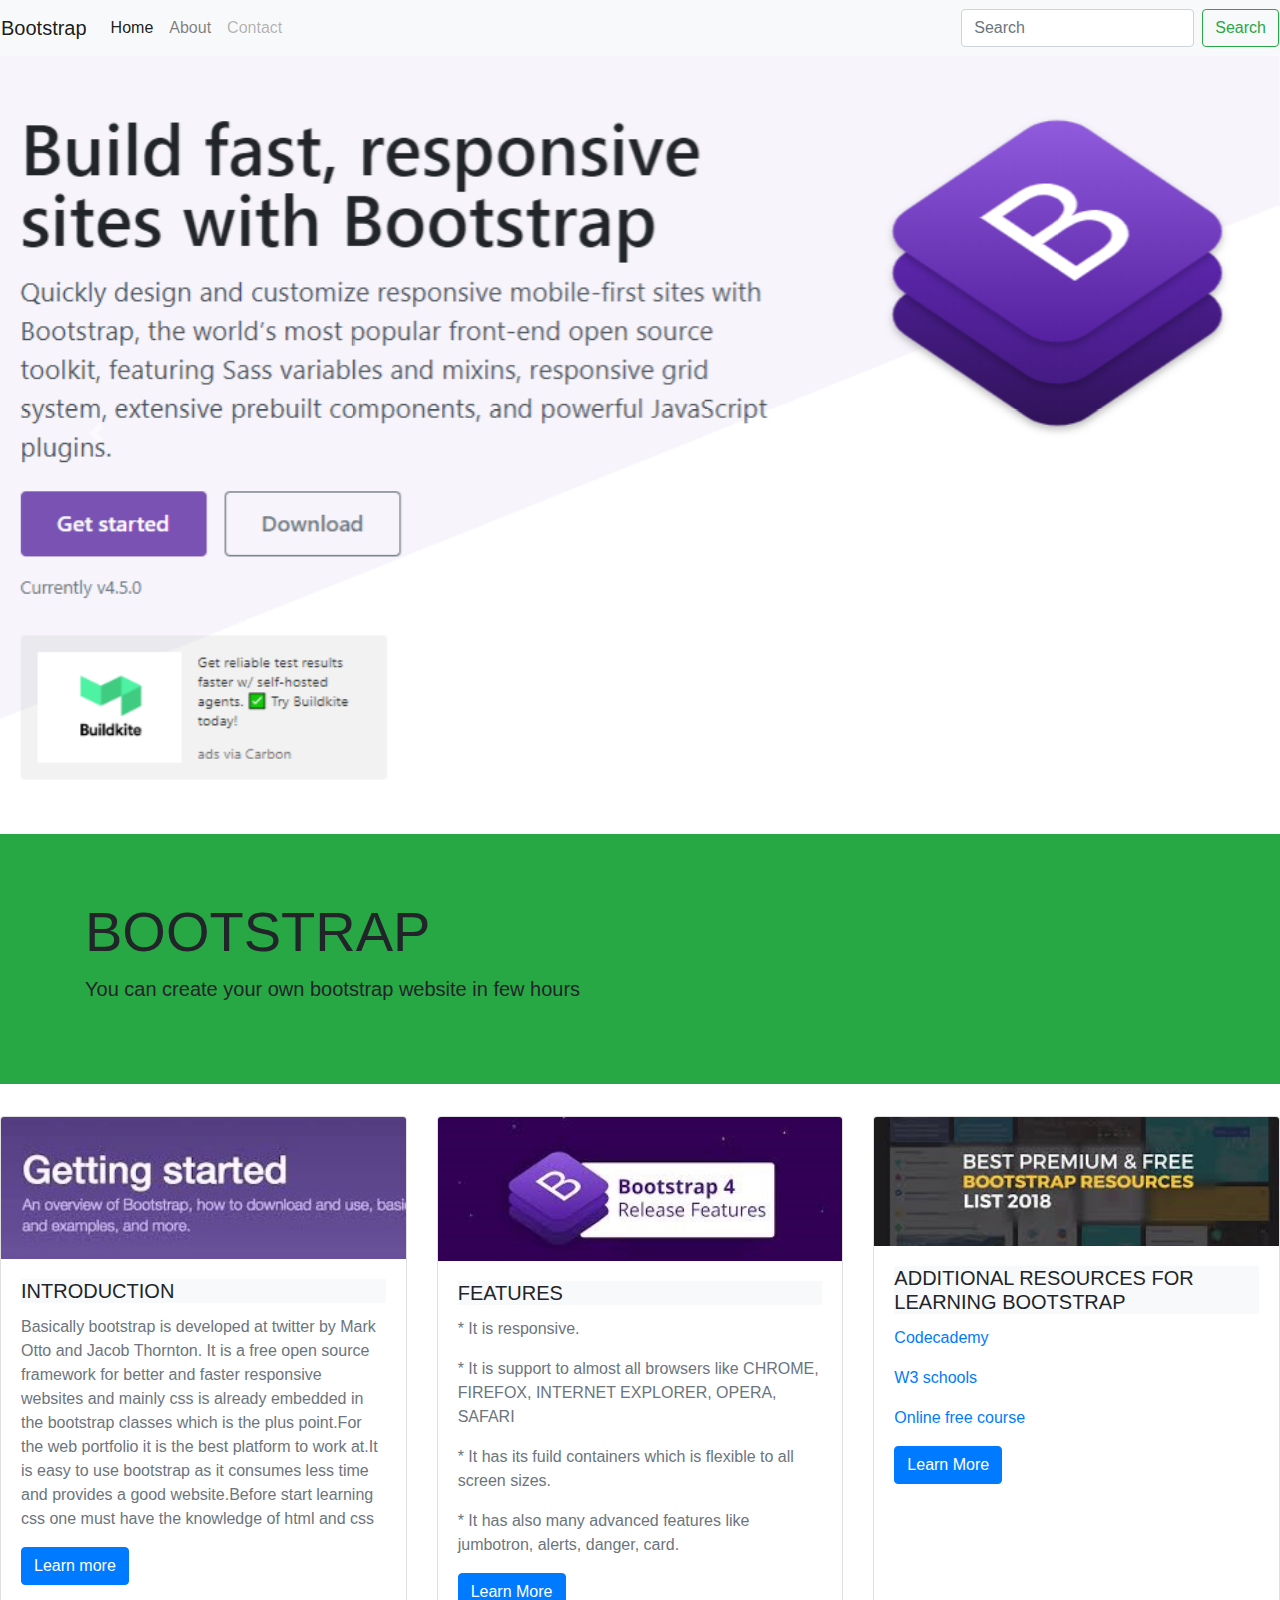
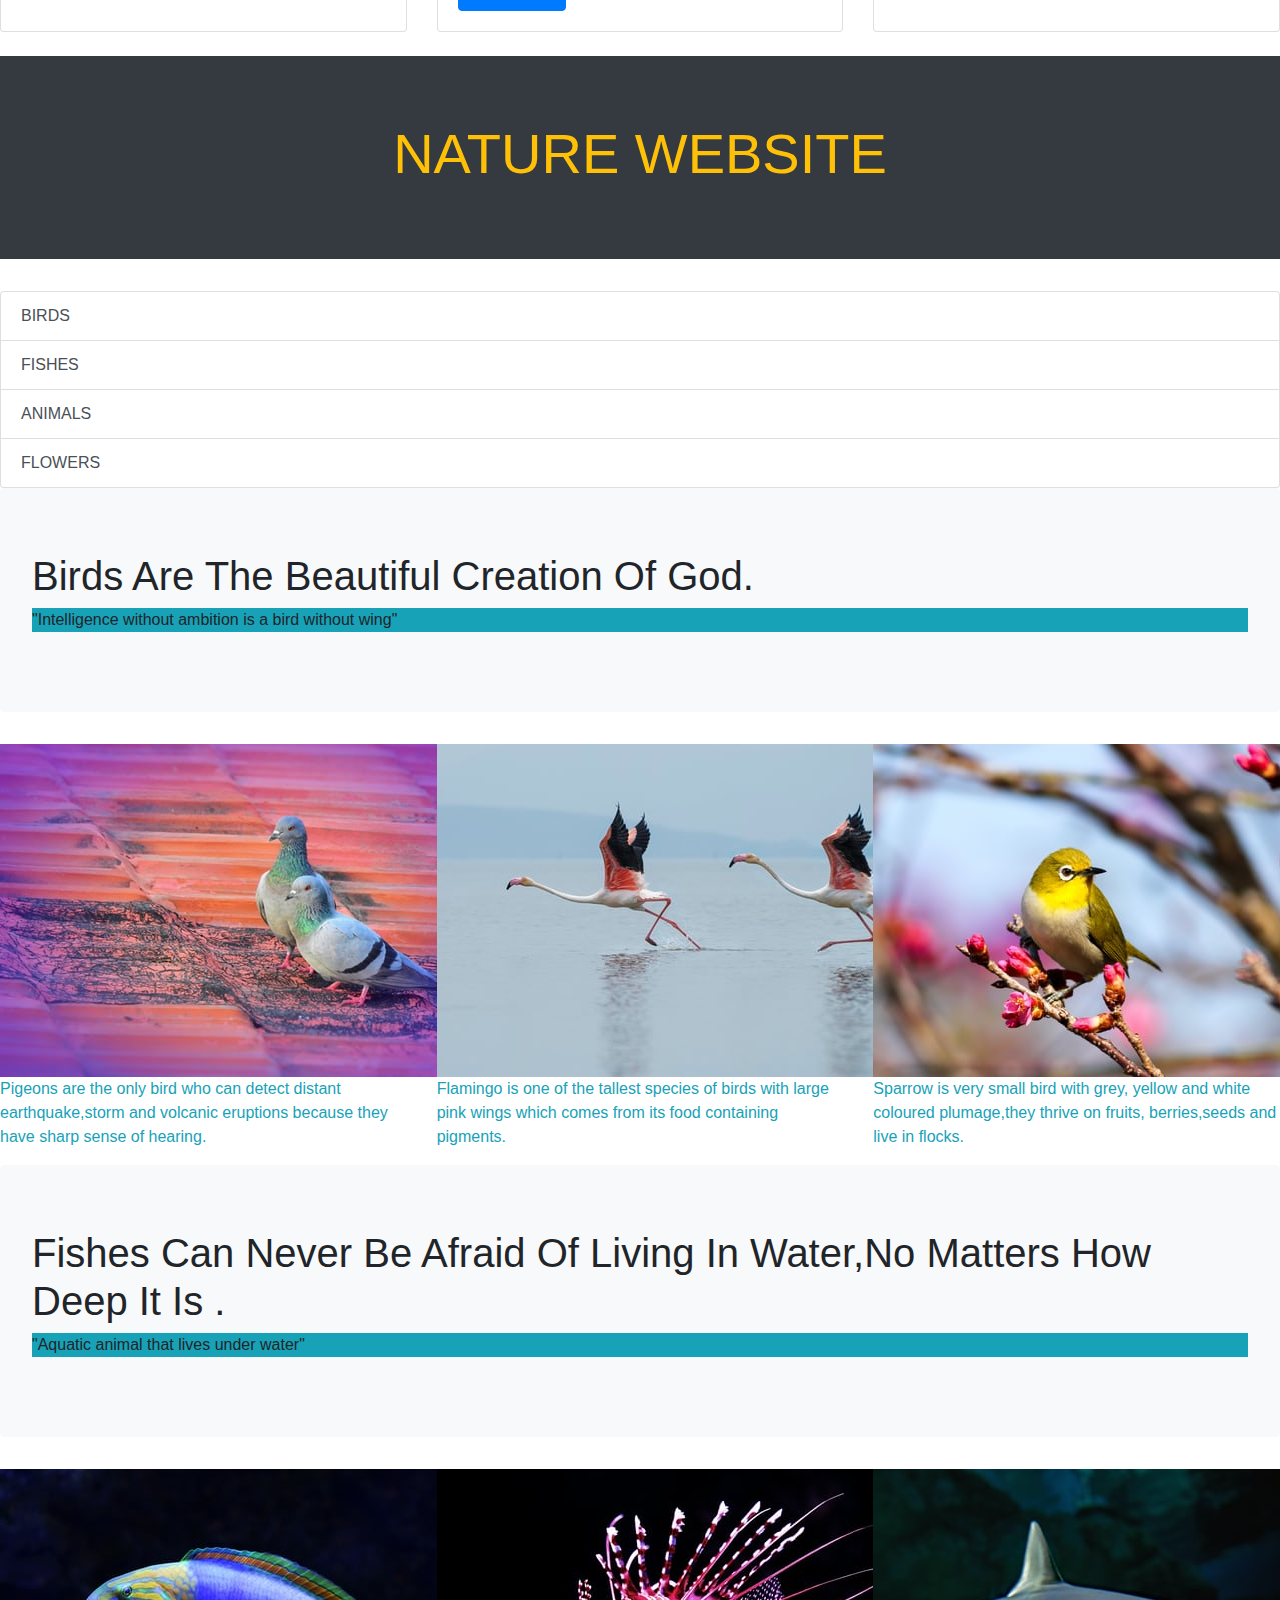
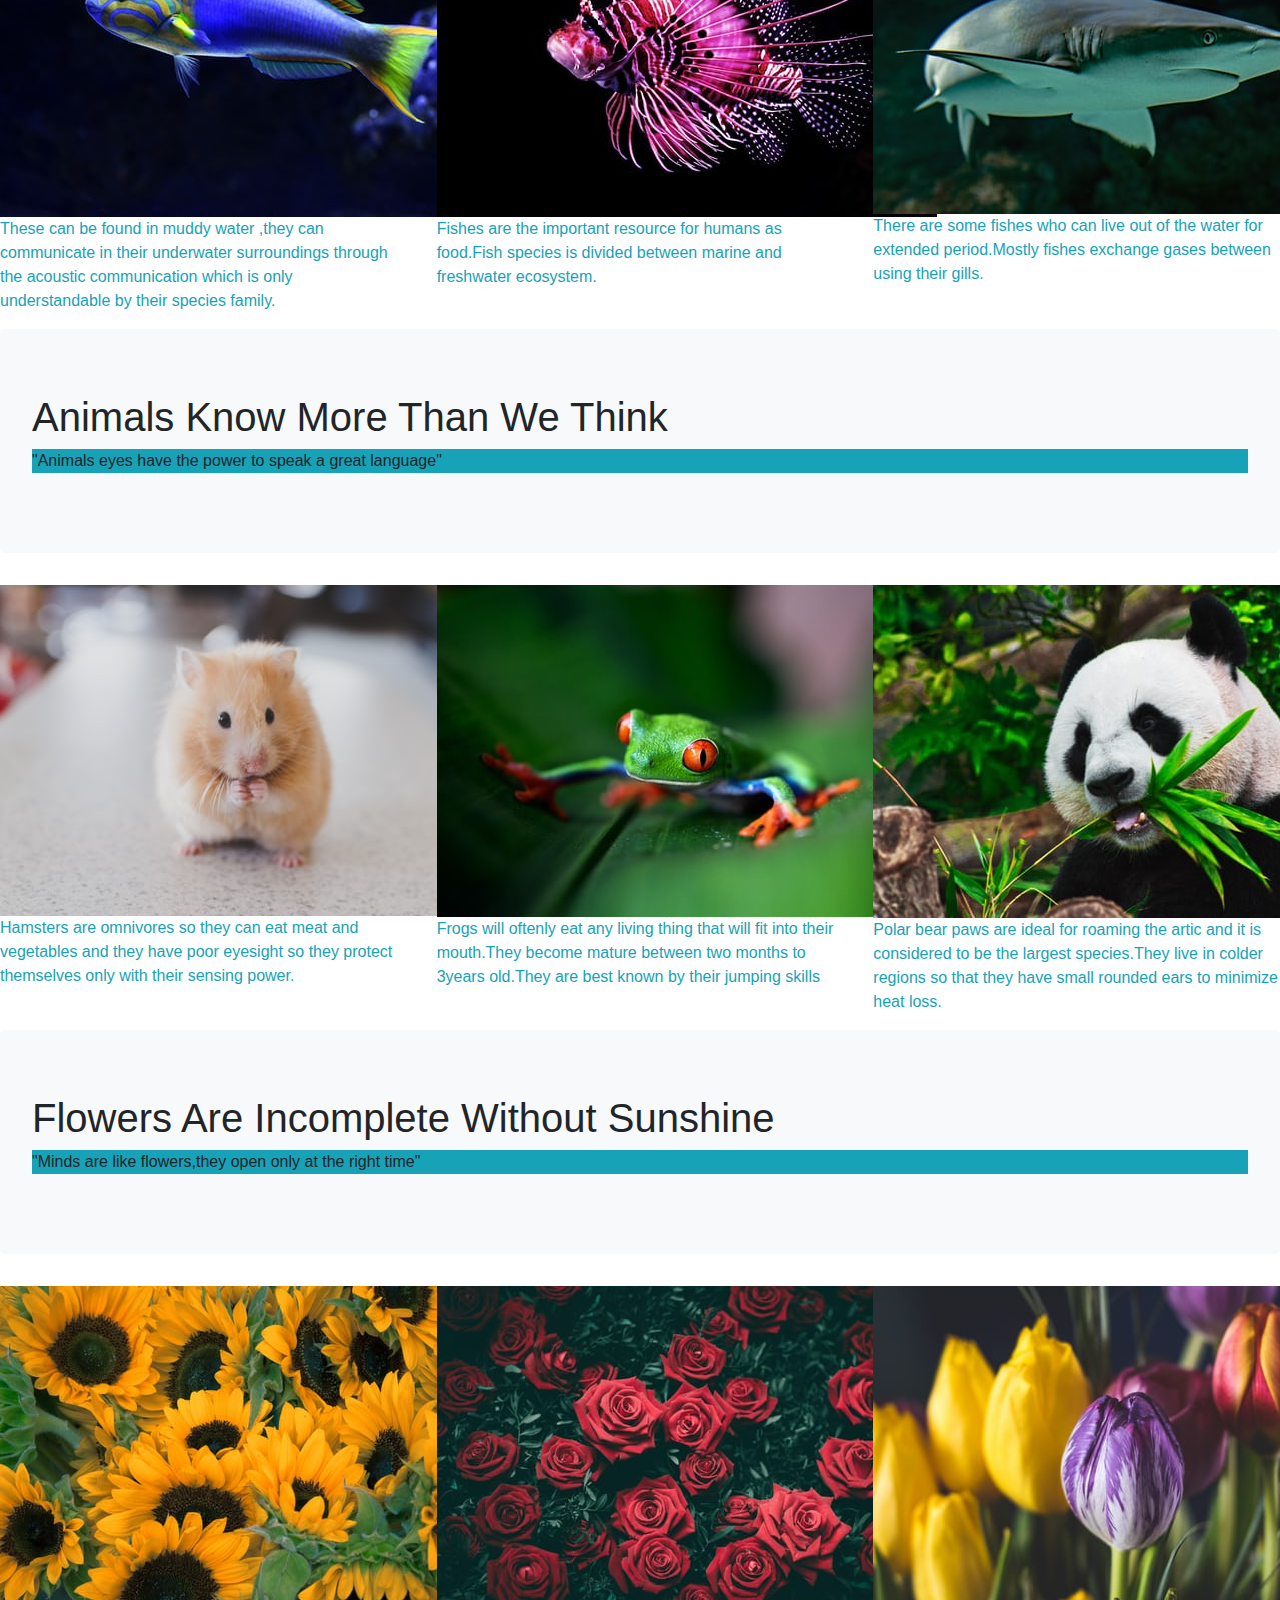
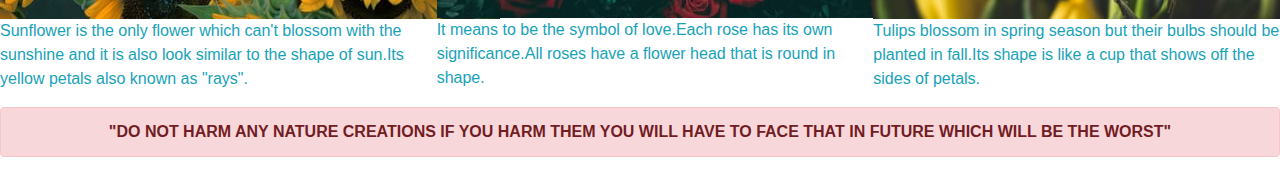
<file: Bootstrap This/index.html>
<!doctype html>
<html lang="en">
  <head>
    <!-- Required meta tags -->
    <meta charset="utf-8">
    <meta name="viewport" content="width=device-width, initial-scale=1, shrink-to-fit=no">

    <!-- Bootstrap CSS -->
    <link rel="stylesheet" href="https://maxcdn.bootstrapcdn.com/bootstrap/4.0.0/css/bootstrap.min.css" integrity="sha384-Gn5384xqQ1aoWXA+058RXPxPg6fy4IWvTNh0E263XmFcJlSAwiGgFAW/dAiS6JXm" crossorigin="anonymous">
    <link rel="shortcut icon" type="image/jpg" href="images/logo.jpg">
    <title>Bootstrap this</title>
  </head>
  <body>
    <!---Top-Navbar-->
    <div class="container-xl">
        <header class="row">
            <nav class=" col-12 navbar navbar-expand-lg navbar-light bg-light">
                <button class="navbar-toggler" type="button" data-toggle="collapse" data-target="#navbarTogglerDemo01" aria-controls="navbarTogglerDemo01" aria-expanded="false" aria-label="Toggle navigation">
                  <span class="navbar-toggler-icon"></span>
                </button>
                <div class="collapse navbar-collapse" id="navbarTogglerDemo01">
                  <a class="navbar-brand" href="#">Bootstrap</a>
                  <ul class="navbar-nav mr-auto mt-2 mt-lg-0">
                    <li class="nav-item active">
                      <a class="nav-link" href="#">Home <span class="sr-only">(current)</span></a>
                    </li>
                    <li class="nav-item">
                      <a class="nav-link" href="#">About</a>
                    </li>
                    <li class="nav-item">
                      <a class="nav-link disabled" href="#">Contact</a>
                    </li>
                  </ul>
                  <form class="form-inline my-2 my-lg-0">
                    <input class="form-control mr-sm-2" type="search" placeholder="Search" aria-label="Search">
                    <button class="btn btn-outline-success my-2 my-sm-0" type="submit">Search</button>
                  </form>
                </div>
              </nav>
        </header>
        <!---Image Carousel-->
        <div id="carouselExampleControls" class="carousel slide" data-ride="carousel">
            <div class="carousel-inner">
              <div class="carousel-item active">
                <img class="d-block w-100" src="images/b1.jpg" alt="placeholder image">
              </div>
              <div class="carousel-item">
                <img class="d-block w-100" src="images/b2.jpg" alt="placeholder image">
              </div>
              <div class="carousel-item">
                <img class="d-block w-100" src="images/b3.jpg" alt="placeholder image">
              </div>
              <div class="carousel-item">
                <img class="d-block w-100" src="images/b4.jpg" alt="placeholder image">
              </div>
            </div>
            <a class="carousel-control-prev" href="#carouselExampleControls" role="button" data-slide="prev">
              <span class="carousel-control-prev-icon" aria-hidden="true"></span>
              <span class="sr-only">Previous</span>
            </a>
            <a class="carousel-control-next" href="#carouselExampleControls" role="button" data-slide="next">
              <span class="carousel-control-next-icon" aria-hidden="true"></span>
              <span class="sr-only">Next</span>
            </a>
          </div>
          <!----Jumbotron-->
          <div class="jumbotron jumbotron-fluid bg-success mt-4">
            <div class="container">
              <h1 class="display-4"> BOOTSTRAP</h1>
              <p class="lead">You can create your own bootstrap website in few hours</p>
            </div>
          </div>
          <!---Card Deck-->
          <div class="card-deck mt-4">
            <div class="card">
              <img class="card-img-top" src="images/b6.jpg" alt="placeholder image">
              <div class="card-body">
                <h5 class="card-title bg-light">INTRODUCTION</h5>
                <p class="card-text text-muted"> Basically bootstrap is developed at twitter by Mark Otto and Jacob Thornton.
                 It is a free open source framework for better and faster responsive websites and mainly css is already embedded in the bootstrap classes which is the plus point.For the web portfolio it is the best platform to work at.It is easy to use bootstrap as it consumes less time and provides a good website.Before start learning css one must have the knowledge of html and css</p>
                 <a href="#" class="btn btn-primary">Learn more</a>
              </div>
            </div>
            <div class="card">
              <img class="card-img-top" src="images/b8.jpg" alt="placeholder image">
              <div class="card-body">
                <h5 class="card-title bg-light">FEATURES</h5>
                <p class="card-text text-muted">* It is responsive.</p>
                <p class="text-muted">* It is support to almost all browsers like CHROME, FIREFOX, INTERNET EXPLORER, OPERA, SAFARI</p>
                <p class="text-muted">* It has its fuild containers which is flexible to all screen sizes.</p>
                <p class="text-muted">* It has also many advanced features like jumbotron, alerts, danger, card.</p>
                <a href="#" class="btn btn-primary">Learn More</a>
              </div>
            </div>
            <div class="card">
              <img class="card-img-top" src="images/b7.jpg" alt="Card image cap">
              <div class="card-body">
                <h5 class="card-title bg-light">ADDITIONAL RESOURCES FOR LEARNING BOOTSTRAP</h5>
                <p class="card-text text-danger"> <a href="https://www.codecademy.com/catalog">Codecademy</a></p>
                <p class="card-text text-danger"> <a href="https://www.w3schools.com/bootstrap/default.asp">W3 schools</a></p>
                <p class="card-text text-danger"> <a href="https://getbootstrap.com/">Online free course</a></p>
                <a href="#" class="btn btn-primary">Learn More</a>
              </div>
            </div>
          </div>
          <!-- Jumbotron-->
          <div class="jumbotron jumbotron-fluid mt-4 bg-dark">
            <div class="container">
              <h1 class="display-4 text-center text-warning">NATURE WEBSITE</h1>
            </div>
          </div>
          <!---- List Group Scroll-->
          <div id="list-example" class="list-group mt-4">
            <a class="list-group-item list-group-item-action" href="#Birds">BIRDS</a>
            <a class="list-group-item list-group-item-action" href="#Fishes">FISHES</a>
            <a class="list-group-item list-group-item-action" href="#Animals">ANIMALS</a>
            <a class="list-group-item list-group-item-action" href="#Flowers">FLOWERS</a>
          </div>
          <div data-spy="scroll" data-target="#list-example" data-offset="0" class="scrollspy-example">
            <div class="container-fluid-1" id="Birds">
            <div class="jumbotron bg-light">
                <h1 class="text-capitalize">Birds are the beautiful creation of god.</h1>
                <p class="bg-info">"Intelligence without ambition is a bird without wing"</p>
            </div>
        <div class="row">
            <div class="col-sm-4">
                <img src="images/image-2.jpg">
                <p class="text-info">Pigeons are the only bird who can detect distant earthquake,storm and volcanic eruptions because they have sharp sense of hearing.</p>
            </div>
            <div class="col-sm-4">
                <img src="images/image-3.jpg">
                <p class="text-info">Flamingo is one of the tallest species of birds with large pink wings which comes from its food containing pigments.</p>
            </div>
            <div class="col-sm-4">
                <img src="images/image-4.jpg">
                <p class="text-info">Sparrow is very small bird with grey, yellow and white coloured plumage,they thrive on fruits, berries,seeds and live in flocks.</p>
            </div>
        </div>
        </div>
    
        <div class="container-fluid-1" id="Fishes">
            <div class="jumbotron bg-light">
                <h1 class="text-capitalize">Fishes can never be afraid of  living in water,no matters how deep it is .</h1>
                <p class="bg-info">"Aquatic animal that lives under water"</p>
            </div>
        <div class="row">
            <div class="col-sm-4">
                <img src="images/image-6.jpg">
                <p class="text-info"> These can be found in muddy water ,they can communicate in their underwater surroundings through the acoustic communication which is only understandable by their species family.</p>
            </div>
            <div class="col-sm-4">
                <img src="images/image-7.jpg">
                <p class="text-info">Fishes are the important resource for humans as food.Fish species is divided between marine and freshwater ecosystem.</p>
            </div>
            <div class="col-sm-4">
                <img src="images/image-8.jpg">
                <p class="text-info">There are some fishes who can live out of the water for extended period.Mostly fishes exchange gases between using their gills.</p>
            </div>
        </div>
    </div>
     
        <div class="container-fluid-1" id="Animals">
            <div class="jumbotron bg-light">
                <h1 class="text-capitalize">Animals know more than we think</h1>
                <p class="bg-info">"Animals eyes have the power to speak a great language"</p>
            </div>
        </div>
        <div class="row">
            <div class="col-sm-4">
                <img src="images/image-9.jpg">
                <p class="text-info">Hamsters are omnivores so they can eat meat and vegetables and they have poor eyesight so they protect themselves only with their sensing power.</p>
            </div>
            <div class="col-sm-4">
                <img src="images/image-10.jpg">
                <p class="text-info">Frogs will oftenly eat any living thing that will fit into their mouth.They become mature between two months to 3years old.They are best known by their jumping skills</p>
            </div>
            <div class="col-sm-4">
                <img src="images/image-11.jpg">
                <p class="text-info">Polar bear paws are ideal for roaming the artic and it is considered to be the largest species.They live in colder regions so that they have small rounded ears to minimize heat loss.</p>
            </div>
        </div>
    </div>
    
    <div class="container-fluid-1" id="Flowers">
        <div class="jumbotron bg-light">
            <h1 class="text-capitalize">Flowers are incomplete without sunshine </h1>
            <p class="bg-info">"Minds are like flowers,they open only at the right time"</p>
        </div>
    <div class="row">
        <div class="col-sm-4">
            <img src="images/image-12.jpg">
            <p class="text-info">Sunflower is the only flower which can't blossom with the sunshine and it is also look similar to the shape of sun.Its yellow petals also known as "rays".</p>
        </div>
        <div class="col-sm-4">
            <img src="images/image-13.jpg">
            <p class="text-info">It means to be the symbol of love.Each rose has its own significance.All roses have a flower head that is round in shape.</p>
        </div>
        <div class="col-sm-4">
            <img src="images/image-14.jpg">
            <p class="text-info">Tulips blossom in spring season but their bulbs should be planted in fall.Its shape is like a cup that shows off the sides of petals.</p>
        </div>
    </div>
    </div>
    <!-----Alert Message-->
    <div class="alert alert-danger text-center" >
        <strong>"DO NOT HARM ANY NATURE CREATIONS IF YOU HARM THEM YOU WILL HAVE TO FACE THAT IN FUTURE WHICH WILL BE THE WORST"</strong>
    </div>
    </div>
    
            
          

    <!-- Optional JavaScript -->
    <!-- jQuery first, then Popper.js, then Bootstrap JS -->
    <script src="https://code.jquery.com/jquery-3.2.1.slim.min.js" integrity="sha384-KJ3o2DKtIkvYIK3UENzmM7KCkRr/rE9/Qpg6aAZGJwFDMVNA/GpGFF93hXpG5KkN" crossorigin="anonymous"></script>
    <script src="https://cdnjs.cloudflare.com/ajax/libs/popper.js/1.12.9/umd/popper.min.js" integrity="sha384-ApNbgh9B+Y1QKtv3Rn7W3mgPxhU9K/ScQsAP7hUibX39j7fakFPskvXusvfa0b4Q" crossorigin="anonymous"></script>
    <script src="https://maxcdn.bootstrapcdn.com/bootstrap/4.0.0/js/bootstrap.min.js" integrity="sha384-JZR6Spejh4U02d8jOt6vLEHfe/JQGiRRSQQxSfFWpi1MquVdAyjUar5+76PVCmYl" crossorigin="anonymous"></script>
  </body>
</html>
</file>
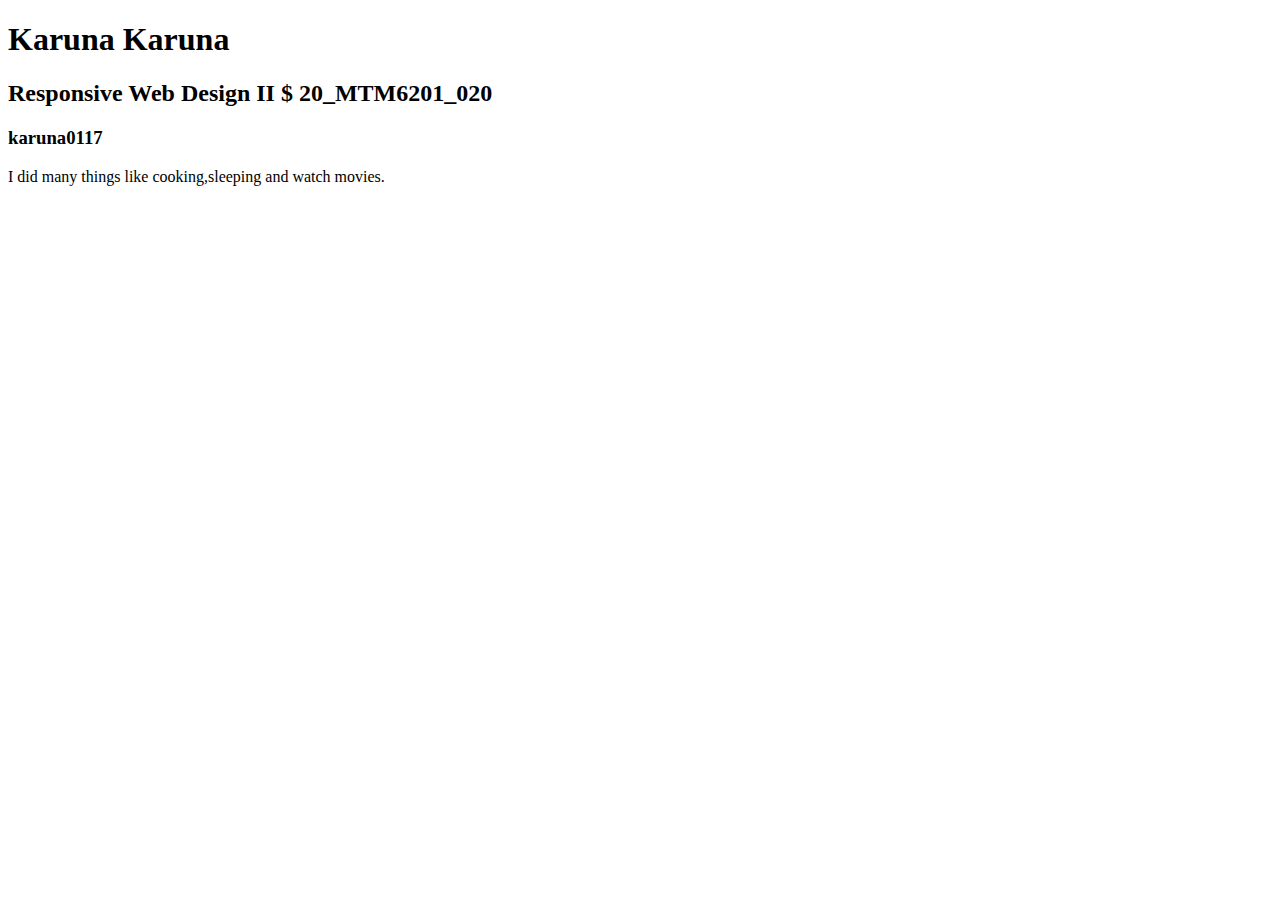
<file: githubpages/index.html>
<!DOCTYPE html>
<html lang="en">
<head>
    <meta charset="UTF-8">
    <meta name="viewport" content="width=device-width, initial-scale=1.0">
    <title>Karuna</title>
</head>
<body>
    <h1>Karuna Karuna</h1>
    <h2>Responsive Web Design II $ 20_MTM6201_020</h2>
    <h3>karuna0117</h3>
    <p>I did many things like cooking,sleeping and watch movies.</p>
</body>
</html>
</file>
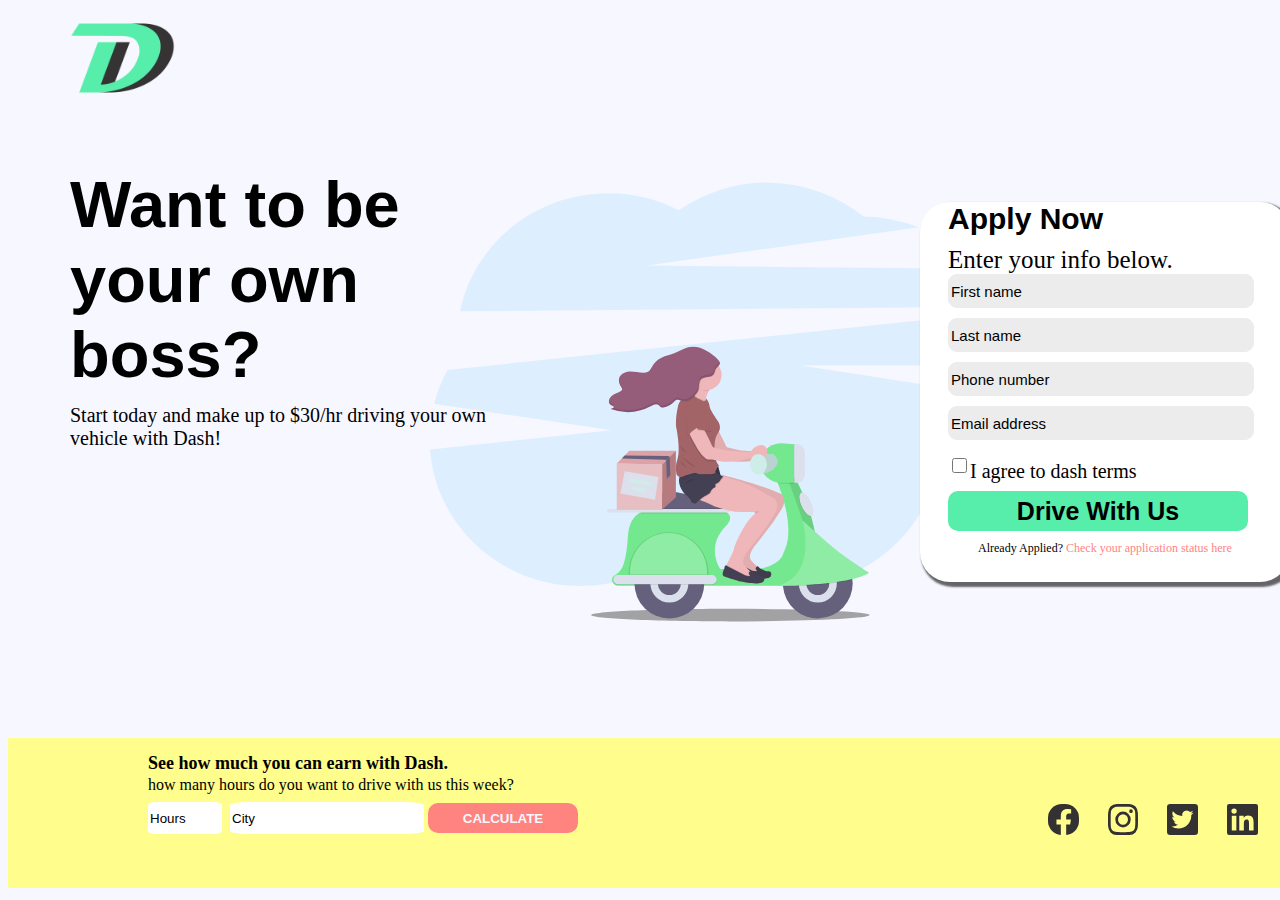
<file: landing-page/index.html>
<!DOCTYPE html>
<html lang="en">
<head>
  <meta charset="UTF-8">
  <meta name="viewport" content="width=device-width, initial-scale=1.0">
  <title>Landing Page</title>
  <link rel="shortcut icon" type="image/svg" href="images/favicon.ico">
  <link rel="stylesheet" href="css/style.css">
</head>
<body>
        <!----Logo Header----->
    <main>
        <header class="logo">
            <img src="images/logo/logo.png" alt="picture not displayed">
        </header>
        <section class="intro">
            <div class="intro-text">
                <h1>Want to be your own boss?</h1>
                 <h4>Start today and make up to $30/hr driving your own vehicle with Dash!</h4>
            </div>
            <!-----Background-Image-->
            <div class="intro-image">
                <img src="images/bg-image/scooter.svg" alt="picture not displayed">
            </div>
        </section>
        <!-----Contact Form----->
        <section class="html-form">
            <form class="contact-form">
                <div class="contact-form-section">
            <h2>Apply Now</h2>
                </div>
            <div class="contact-form-section">
            <h3>Enter your info below.</h3>
            </div>
                <div class="contact-form-section">
                      <input class="contact-form-input" type="text" value="First name">
                </div>
                <div class="contact-form-section">
                      <input class="contact-form-input" type="text" value="Last name">
                </div>
                <div class="contact-form-section">
                        <input class="contact-form-input" type="text" value="Phone number">
                </div>
                <div class="contact-form-section">
                        <input class="contact-form-input" type="text" value="Email address">
                </div>
                <div>
                    <input type="checkbox"><span class="text">I agree to dash terms</span>
                </div>
                <button type="submit">Drive With Us</button>
                <div class="contact-form-footer">
                    <span class="black-txt">Already Applied?</span>
                    <span class="red-txt">Check your application status here</span>
                </div>
                </form>
        </section>
    </main>
    <!-------Footer  Text Section-->
    <footer class="footer">
        <div class="footer-text">
            <h5>See how much you can earn with Dash.</h5>
            <p>how many hours do you want to drive with us this week?</p>
        </div>
        <!---Footer Button Section--->
        <div class="footer-button">
            <input class="footer-input" type="text" value="Hours">
            <input class="footer-input" type="text" value="City">
            <button type="button">CALCULATE</button>
        </div>
        <!-----Social media Icons------>
        <div class="footer-icons">
            <img src="images/icons/facebook.svg" class="image-1" alt="picture not displayed">
            <img src="images/icons/instagram.svg" class="image-2" alt="picture not displayed">
            <img src="images/icons/twitter.svg" class="image-4" alt="picture not displayed">
            <img src="images/icons/linkedin.svg" class="image-3" alt="picture not displayed">
        </div>

    </footer>
</body>
</file>
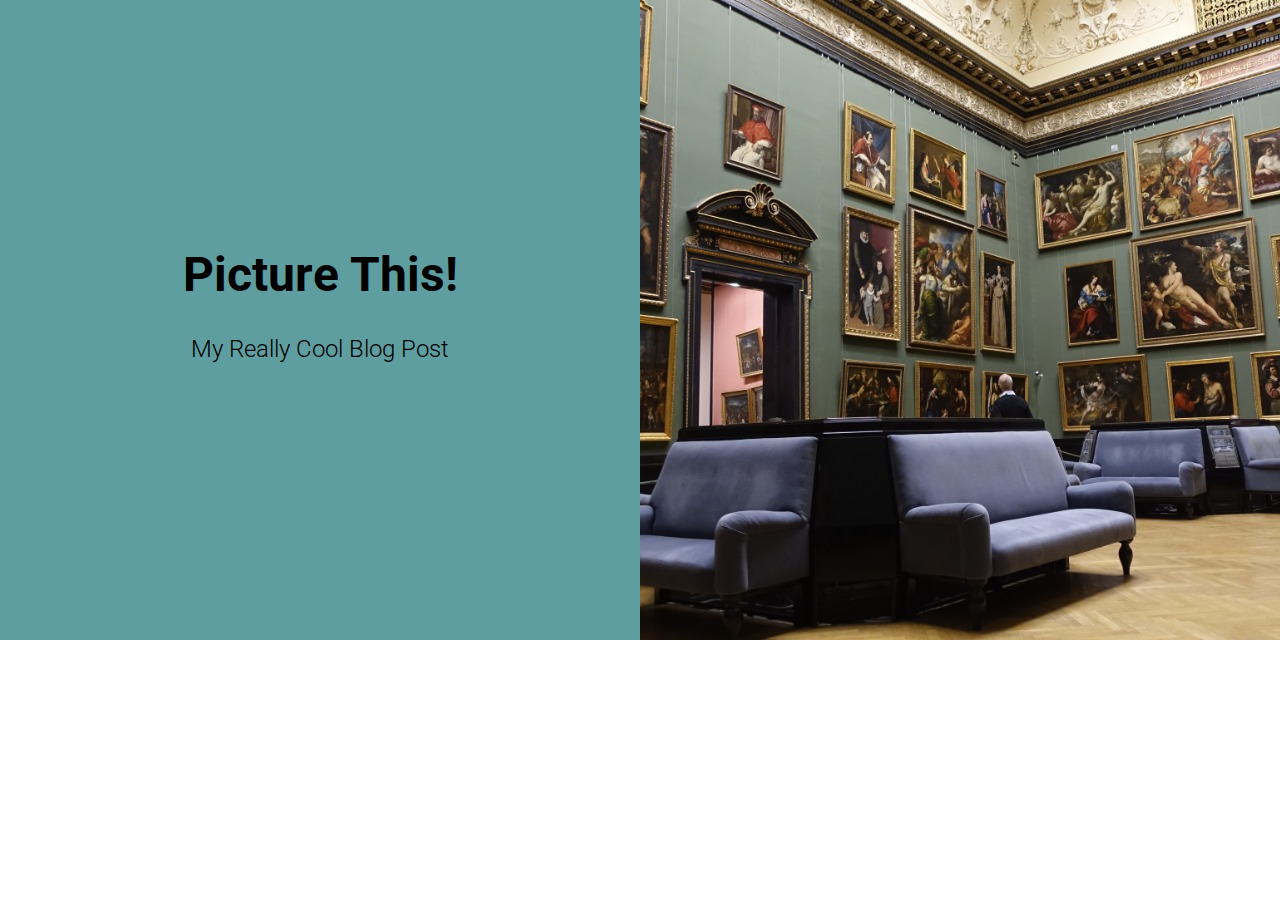
<file: picture-this-master/index.html>
<!DOCTYPE html>
<html lang="en">

<head>
  <meta charset="UTF-8">
  <meta name="viewport" content="width=device-width, initial-scale=1.0">
  <meta http-equiv="X-UA-Compatible" content="ie=edge">
  <title>Picture This!</title>
  <link rel="stylesheet" href="style.css">
</head>

<body>
  <header class="header">
    <div class="title">
      <h1>Picture This!</h1>
      <h4>My Really Cool Blog Post</h4>
    </div>
    <picture>
      <source srcset="images/museum-320_x_180.jpg, images/museum-640_x_360.jpg 2x, images/museum-960_x_540.jpg 3x," media="(max-width:320px)">
      <source srcset="images/museum-480_x_269.jpg, images/museum-960_x_540.jpg 2x, images/museum-1440_x_810.jpg 3x," media="(max-width:480px)">
      <source srcset="images/museum-720_x_405.jpg, images/museum-1440_x_810.jpg 2x, images/museum-2160_x_1215.jpg 3x," media="(max-width:720px)">
      <source srcset="images/museum-960_x_540.jpg, images/museum-1920_x_1080.jpg 2x, images/museum-2880_x_1621.jpg 3x," media="(max-width:960px)">
      <source srcset="images/museum-800_x_800.jpg, images/museum-1600_x_1600.jpg 2x, images/museum-2400_x_2400.jpg 3x," media="(min-width:1660px)">
      <source srcset="images/museum-640_x_640.jpg, images/museum-1280_x_1280.jpg 2x, images/museum-1920_x_1920.jpg 3x," media="(min-width:1280px)">
      <source srcset="images/museum-480_x_480.jpg, images/museum-960_x_960.jpg 2x, images/museum-1440_x_1440.jpg 3x," media="(min-width:960px)">
        <img src="images/museum-320_x_180.jpg" alt="placeholder">
        </picture>

  </header>
</body>
</html>
</file>
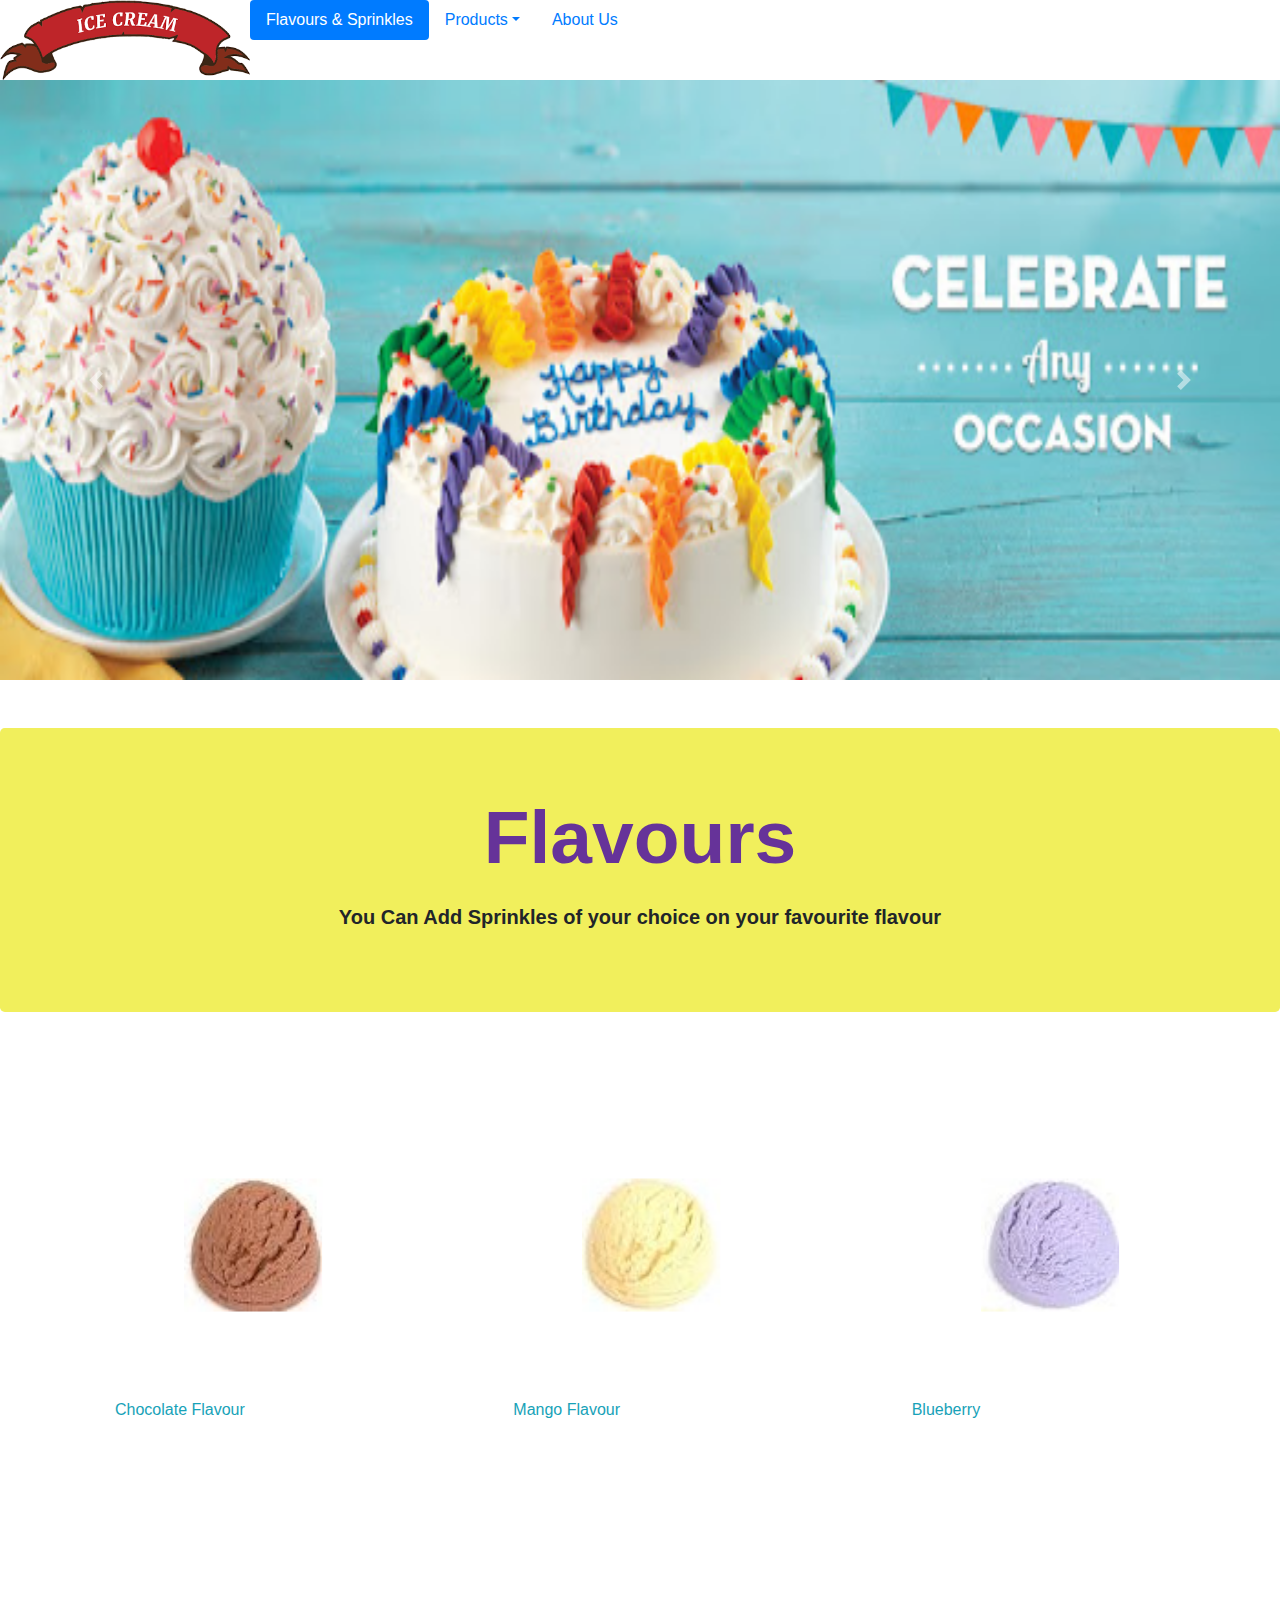
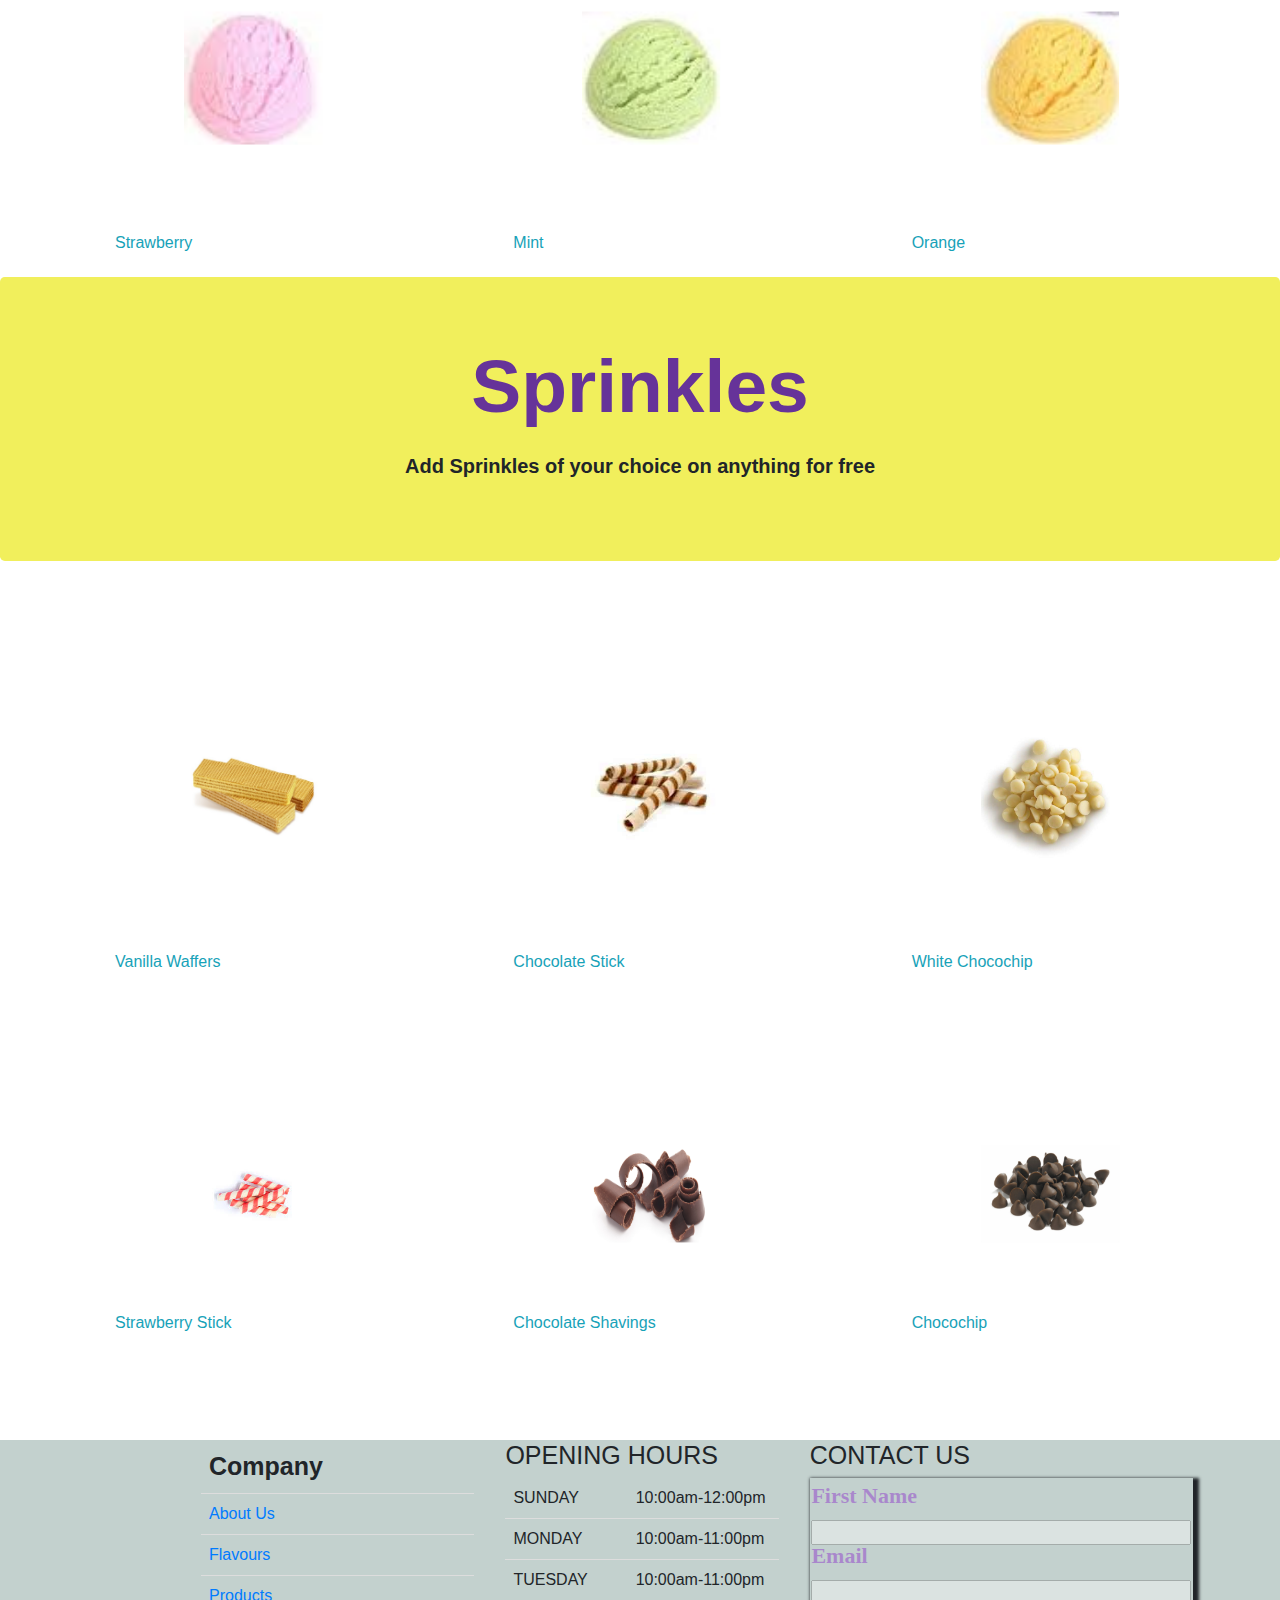
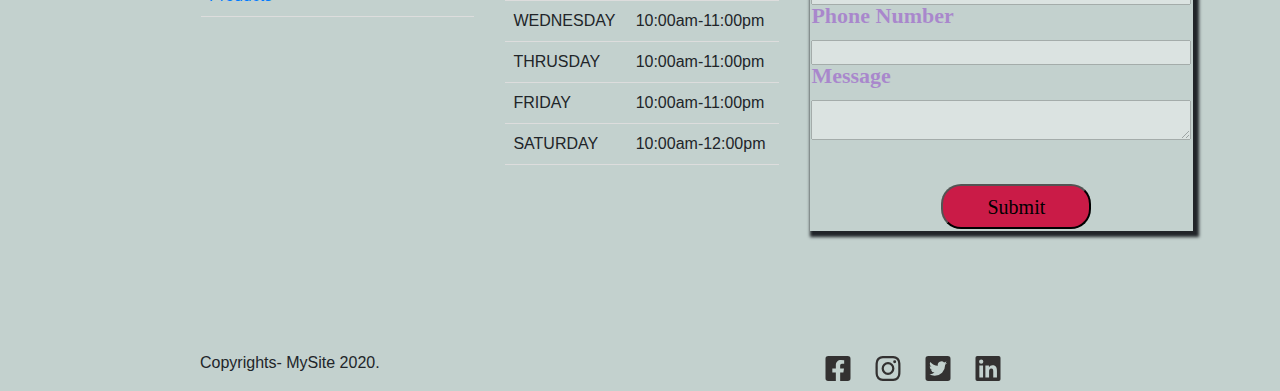
<file: Web Portfolio/index.html>
<!doctype html>
<html lang="en">
  <head>
    <!-- Required meta tags -->
    <meta charset="utf-8">
    <meta name="viewport" content="width=device-width, initial-scale=1, shrink-to-fit=no">

    <!-- Bootstrap CSS -->
    <link rel="stylesheet" href="https://maxcdn.bootstrapcdn.com/bootstrap/4.0.0/css/bootstrap.min.css" integrity="sha384-Gn5384xqQ1aoWXA+058RXPxPg6fy4IWvTNh0E263XmFcJlSAwiGgFAW/dAiS6JXm" crossorigin="anonymous">
    <link rel="shortcut icon" type="image/jpg" href="images/3.jpg">
    <link rel="stylesheet" type="text/css" href="css/style.css">
    <title>My Portfolio</title>
  </head>
  <body>
    <!---Top-Navbar-->
    <ul class="nav nav-pills">
      <li class="nav-item">
        <a href="index.html"><img src="images/images.png" height="80px" width="250x"></a>
      </li>
        <li class="nav-item">
          <a class="nav-link active" href="index.html">Flavours & Sprinkles</a>
        </li>
        <li class="nav-item dropdown">
          <a class="nav-link dropdown-toggle" data-toggle="dropdown" href="product.html" role="button" aria-haspopup="true" aria-expanded="false">Products</a>
          <div class="dropdown-menu">
            <a class="dropdown-item" href="cakes.html">Cakes</a>
            <a class="dropdown-item" href="beverages.html">Shakes & Drinks</a>
            <a class="dropdown-item" href="ice-cream.html">Ice-Cream</a>
            
        </li>
        <li class="nav-item">
          <a class="nav-link" href="about.html">About Us</a>
        </li>
            </ul>
        <!---Image Carousel-->
        <div id="carouselExampleControls" class="carousel slide" data-ride="carousel">
            <div class="carousel-inner">
              <div class="carousel-item active">
                <img class="d-block w-100" src="images/cake.jpg" alt="placeholder image">
              </div>
              <div class="carousel-item">
                <img class="d-block w-100" src="images/shakes.jpg" alt="placeholder image">
              </div>
              <div class="carousel-item">
                <img class="d-block w-100" src="images/ice.jpg" alt="placeholder image">
              </div>
            </div>
            <a class="carousel-control-prev" href="#carouselExampleControls" role="button" data-slide="prev">
              <span class="carousel-control-prev-icon" aria-hidden="true"></span>
              <span class="sr-only">Previous</span>
            </a>
            <a class="carousel-control-next" href="#carouselExampleControls" role="button" data-slide="next">
              <span class="carousel-control-next-icon" aria-hidden="true"></span>
              <span class="sr-only">Next</span>
            </a>
          </div>
<!----Jumbotron -1----->
          <div class="jumbotron mt-5">
            <h1 class="display-4">Flavours</h1>
            <p class="lead"> You Can Add Sprinkles of your choice on your favourite flavour</p>
        </div>
       
        <div class="row">
            <div class="col-sm-4">
                <img src="images/1.jpg">
                <p class="text-info"> Chocolate Flavour</p>
            </div>
            <div class="col-sm-4">
                <img src="images/2.jpg">
                <p class="text-info">Mango Flavour</p>
            </div>
            <div class="col-sm-4">
                <img src="images/7.jpg">
                <p class="text-info">Blueberry</p>
            </div>
        </div>
    </div>
    <div class="row">
        <div class="col-sm-4">
            <img src="images/4.jpg">
            <p class="text-info"> Strawberry</p>
        </div>
        <div class="col-sm-4">
            <img src="images/5.jpg">
            <p class="text-info">Mint</p>
        </div>
        <div class="col-sm-4">
            <img src="images/6.jpg">
            <p class="text-info">Orange</p>
        </div>
    </div>
</div>

<!----Jumbotron -2----->
<div class="jumbotron">
  <h1 class="display-4">Sprinkles</h1>
  <p class="lead"> Add Sprinkles of your choice on anything for free</p>
</div>

<div class="row">
  <div class="col-sm-4">
      <img src="images/s1.jpg">
      <p class="text-info"> Vanilla Waffers</p>
  </div>
  <div class="col-sm-4">
      <img src="images/s2.jpg">
      <p class="text-info">Chocolate Stick</p>
  </div>
  <div class="col-sm-4">
      <img src="images/s3.png">
      <p class="text-info">White Chocochip</p>
  </div>
</div>
</div>
<div class="row">
<div class="col-sm-4">
  <img src="images/s4.jpg">
  <p class="text-info"> Strawberry Stick</p>
</div>
<div class="col-sm-4">
  <img src="images/s5.jpg">
  <p class="text-info">Chocolate Shavings</p>
</div>
<div class="col-sm-4">
  <img src="images/s6.png">
  <p class="text-info">Chocochip</p>
</div>
</div>
</div>

          <!-- Optional JavaScript -->
    <!-- jQuery first, then Popper.js, then Bootstrap JS -->
    <script src="https://code.jquery.com/jquery-3.2.1.slim.min.js" integrity="sha384-KJ3o2DKtIkvYIK3UENzmM7KCkRr/rE9/Qpg6aAZGJwFDMVNA/GpGFF93hXpG5KkN" crossorigin="anonymous"></script>
    <script src="https://cdnjs.cloudflare.com/ajax/libs/popper.js/1.12.9/umd/popper.min.js" integrity="sha384-ApNbgh9B+Y1QKtv3Rn7W3mgPxhU9K/ScQsAP7hUibX39j7fakFPskvXusvfa0b4Q" crossorigin="anonymous"></script>
    <script src="https://maxcdn.bootstrapcdn.com/bootstrap/4.0.0/js/bootstrap.min.js" integrity="sha384-JZR6Spejh4U02d8jOt6vLEHfe/JQGiRRSQQxSfFWpi1MquVdAyjUar5+76PVCmYl" crossorigin="anonymous"></script>
    <!-----Footer Links------>
    <footer>
        <div class="container">
            <div class="row">
              <div class="col-sm">
                <table>
                    <tr>
                     <th>Company</th>
                    </tr>
                    <tr>
                      <td><a href="about.html"> About Us</td></a>
                    </tr>
                    <tr>
                      <td> <a href="index.html">Flavours</td></a>
                    </tr>
                    <tr>
                      <td> <a href="product.html">Products</td></a>
                    </tr>
                  </table>
              </div>
              <!-----Contact Info------>
              <div class="col-sm">
                <div class="contact-time">
                    <h4>OPENING HOURS</h4>
                        <table>
                            <tr>
                                <td>SUNDAY</td>
                                <td>10:00am-12:00pm</td>
                            </tr>
                            <tr>
                                <td>MONDAY</td>
                                <td>10:00am-11:00pm</td>
                            </tr>
                            <tr>
                                <td>TUESDAY</td>
                                <td>10:00am-11:00pm</td>
                             </tr>
                             <tr>
                                <td>WEDNESDAY</td>
                                <td>10:00am-11:00pm</td>
                             </tr>
                             <tr>
                                <td>THRUSDAY</td>
                                <td>10:00am-11:00pm</td>
                            </tr>
                             <tr>
                                <td>FRIDAY</td>
                                <td>10:00am-11:00pm</td>
                            </tr>
                             <tr>
                                <td>SATURDAY</td>
                                <td>10:00am-12:00pm</td>
                             </tr>
                         </table>
                        </form>
                    </div>
                </div>
                <!----Contact Info------>
              <div class="col-sm">
                 <div class="contact-form">
                            <h4>CONTACT US</h4>
                            <form>
                                <fieldset>
                            <label for="fname"> First Name</label>
                            <input type="text" name="name" id="fname">
                            </fieldset>
                            <fieldset>
                            <label for="email">Email</label>
                            <input type="text" name="email" id="email">
                            </fieldset>
        
                            <fieldset>
                                <label for="number">Phone Number</label>
                                <input type="text" name="number" id="number">
                                </fieldset>
                            <fieldset>
                            <label for="message">Message</label>
                            <textarea name="message" id="message"></textarea>
                            </fieldset>
                            <button type="submit">Submit</button>
                   </div>
              </div>
            </div>
          </div>
          <!----Social Media Links------->
          <div class="container">
            <div class="row">
              <div class="col">
                <p>Copyrights- MySite 2020.</p>
              </div>
              <div class="col">
                <div class="social-icons">
                    <div class="icon">
                         <img src="images/icons/facebook.svg" alt="picture not displayed">
                     </div>
                     <div class="icon">
                         <img src="images/icons/instagram.svg" alt="picture not displayed">
                     </div>
                    <div class="icon">
                        <img src="images/icons/twitter.svg" alt="picture not displayed">
                    </div>
                     <div class="icon">
                         <img src="images/icons/linkedin.svg" alt="picture not displayed">
                     </div>
                </div>
              </div>
    </footer>
  </body>
</html>
</file>
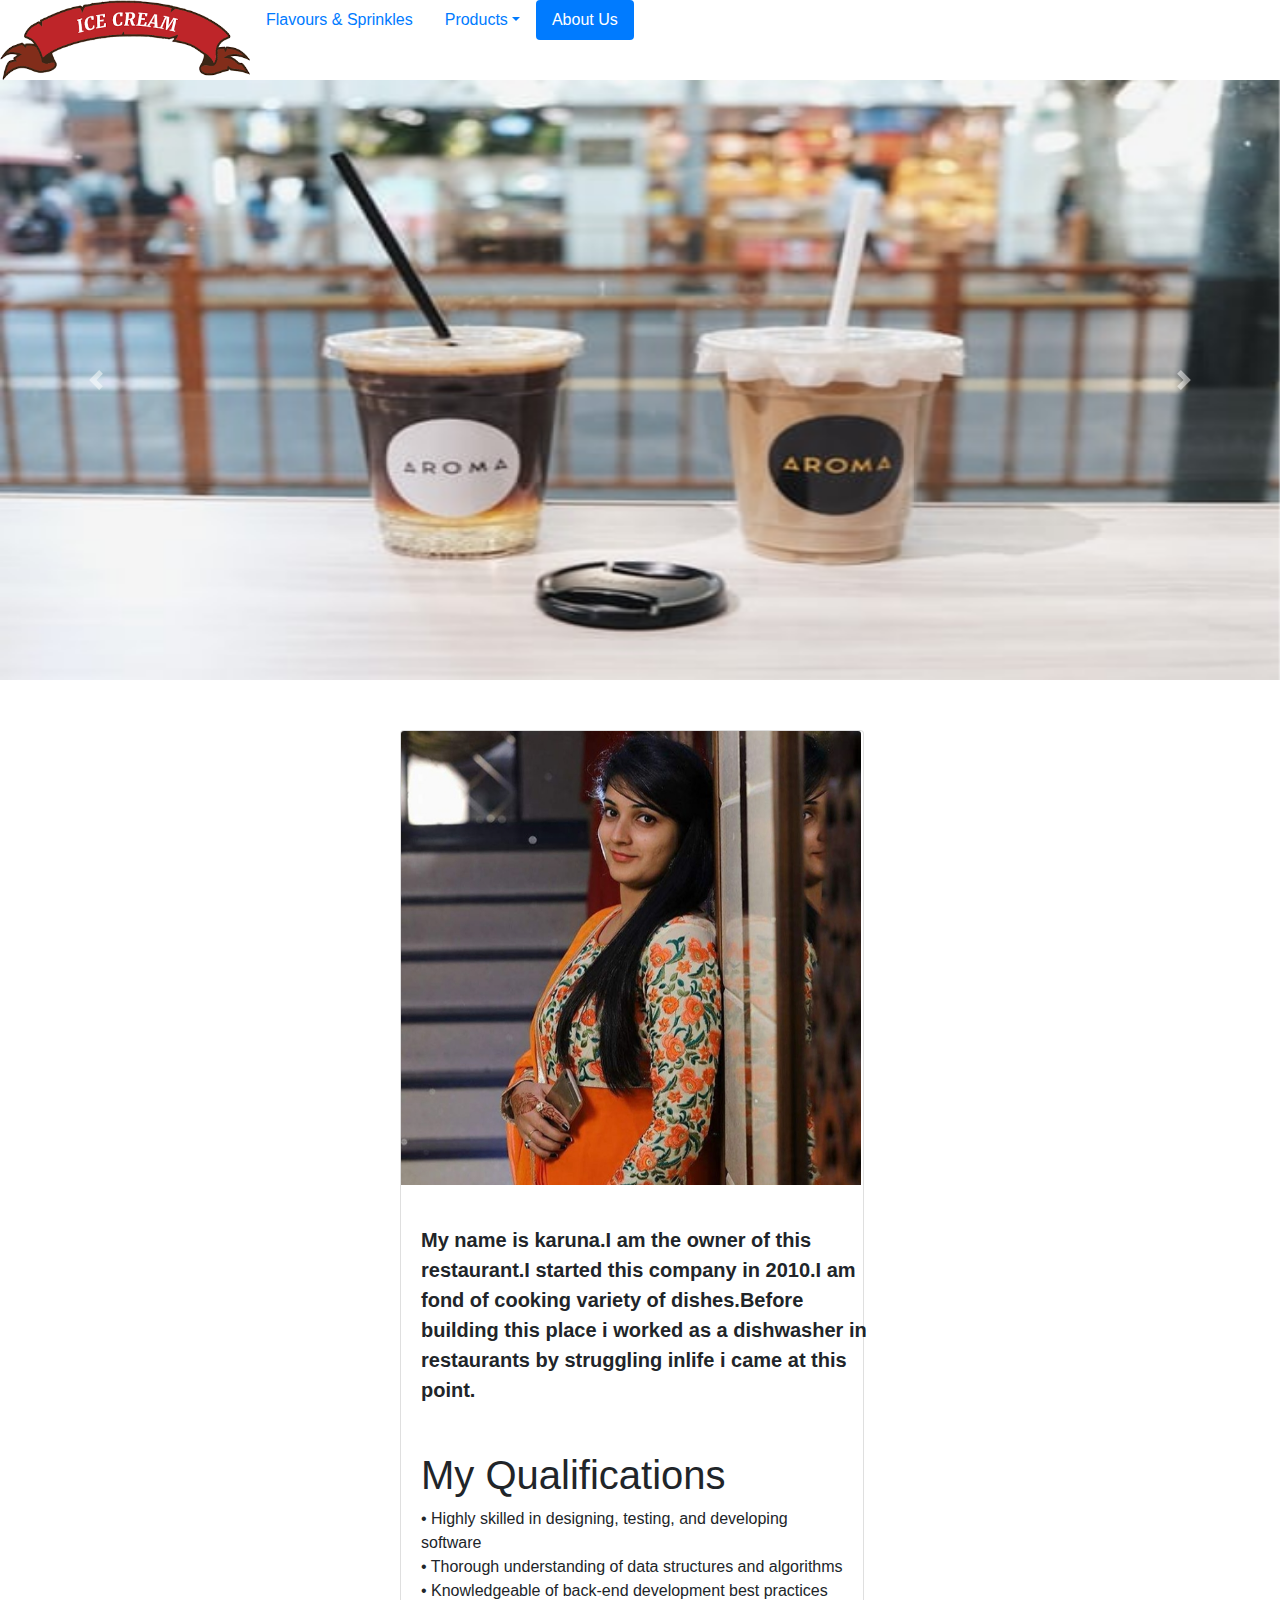
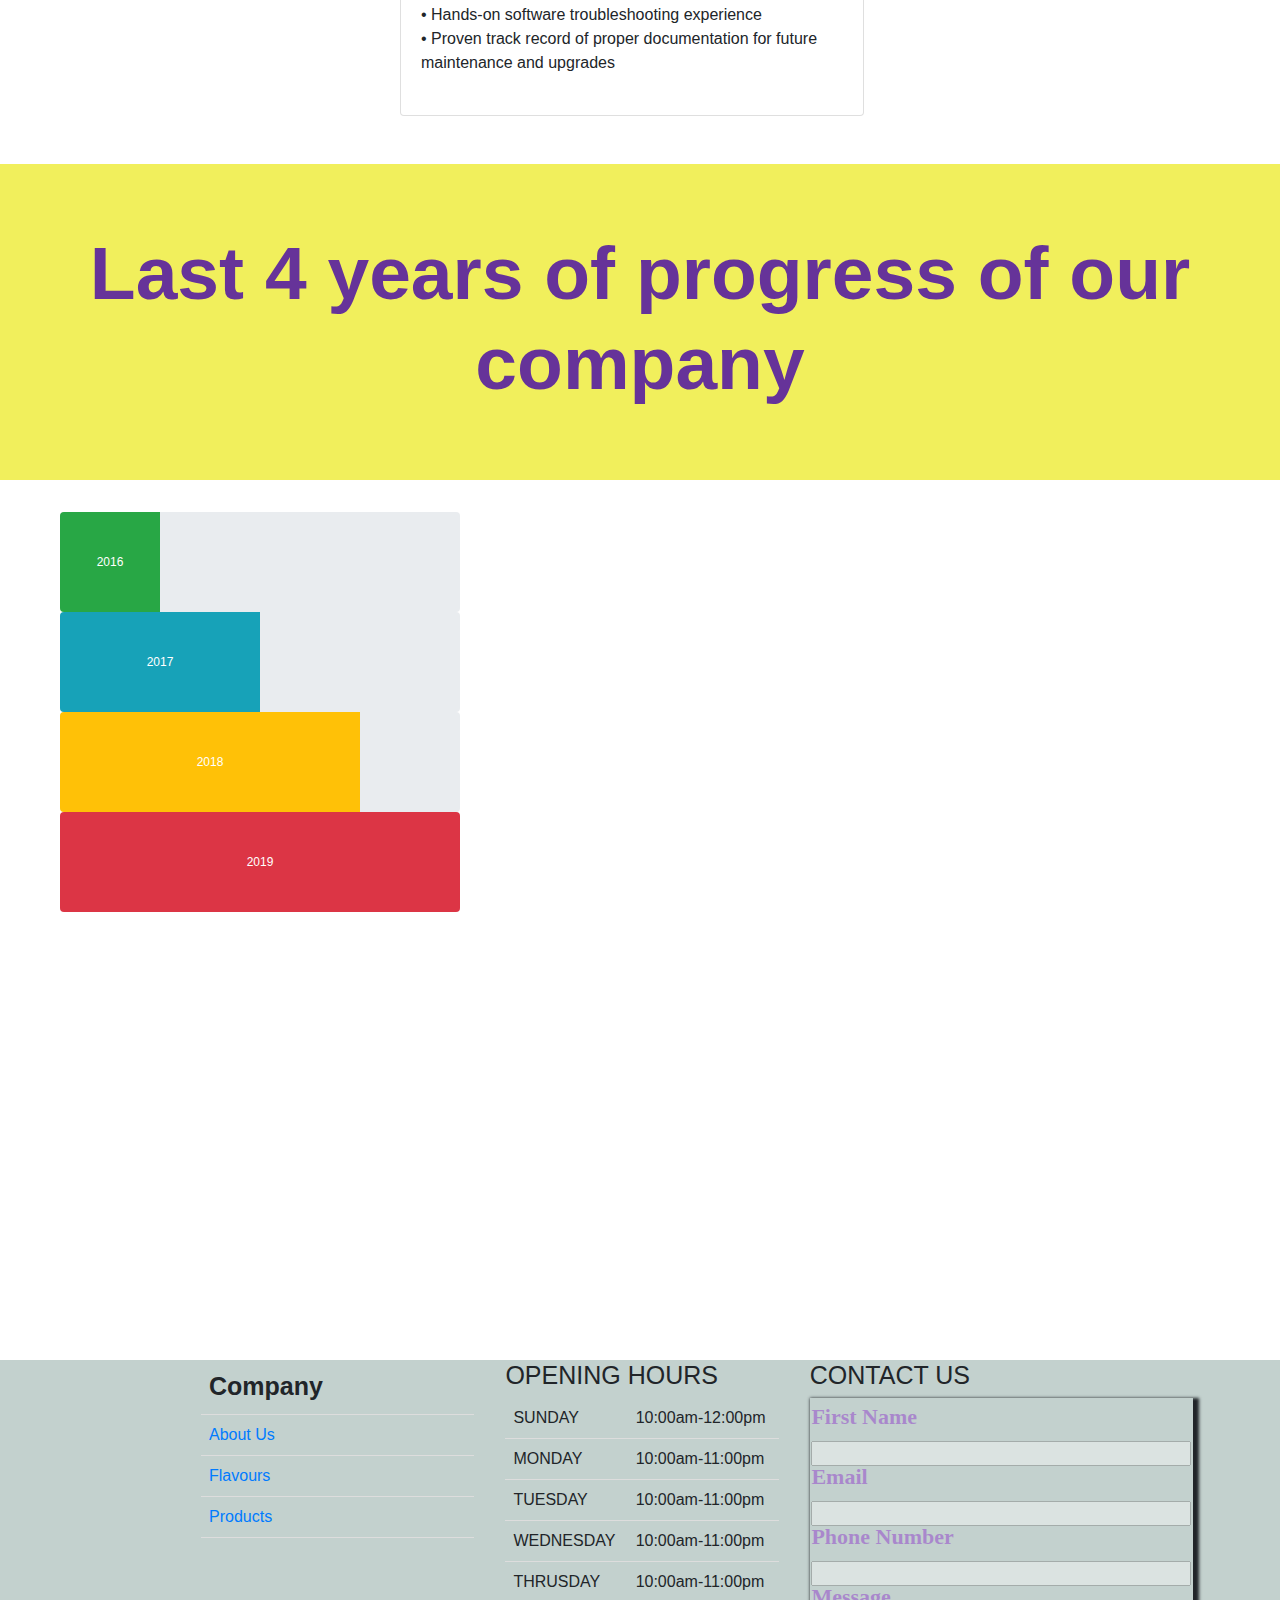
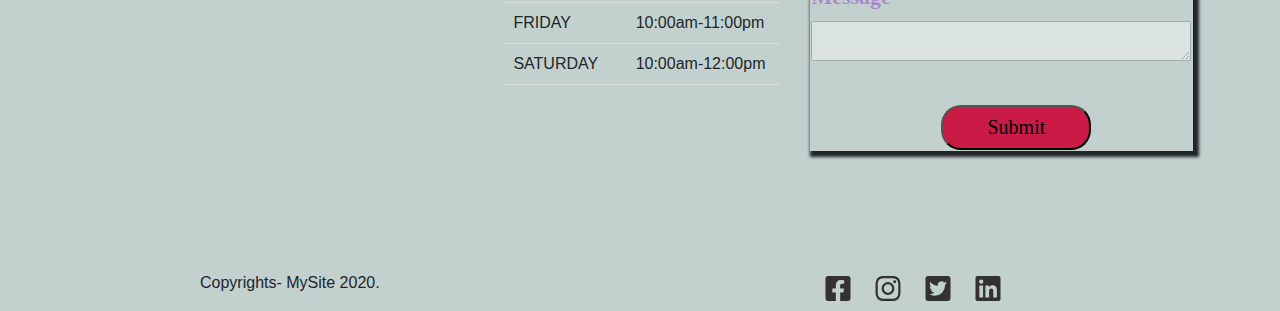
<file: Web Portfolio/about.html>
<!doctype html>
<html lang="en">
  <head>
    <!-- Required meta tags -->
    <meta charset="utf-8">
    <meta name="viewport" content="width=device-width, initial-scale=1, shrink-to-fit=no">

    <!-- Bootstrap CSS -->
    <link rel="stylesheet" href="https://maxcdn.bootstrapcdn.com/bootstrap/4.0.0/css/bootstrap.min.css" integrity="sha384-Gn5384xqQ1aoWXA+058RXPxPg6fy4IWvTNh0E263XmFcJlSAwiGgFAW/dAiS6JXm" crossorigin="anonymous">
    <link rel="shortcut icon" type="image/jpg" href="images/3.jpg">
    <link rel="stylesheet" type="text/css" href="css/style.css">
    <title>My Portfolio</title>
  </head>
  <body>
    <!---Top-Navbar-->
    <ul class="nav nav-pills">
      <li class="nav-item">
        <a href="index.html"><img src="images/images.png" height="80px" width="250x"></a>
      </li>
        <li class="nav-item">
          <a class="nav-link " href="index.html">Flavours & Sprinkles</a>
        </li>
        <li class="nav-item dropdown">
          <a class="nav-link dropdown-toggle" data-toggle="dropdown" href="product.html" role="button" aria-haspopup="true" aria-expanded="false">Products</a>
          <div class="dropdown-menu">
            <a class="dropdown-item" href="cakes.html">Cakes</a>
            <a class="dropdown-item" href="beverages.html">Shakes & Drinks</a>
            <a class="dropdown-item" href="ice-cream.html">Ice-Cream</a>
            
        </li>
        <li class="nav-item">
          <a class="nav-link active" href="about.html">About Us</a>
        </li>
            </ul>
            <!---Image Slideshow----->
            <div id="carouselExampleControls" class="carousel slide" data-ride="carousel">
                <div class="carousel-inner">
                  <div class="carousel-item active">
                    <img class="d-block w-100" src="images/about-1.jpg" alt="placeholder image">
                  </div>
                  <div class="carousel-item">
                    <img class="d-block w-100" src="images/about-2.jpg" alt="placeholder image" height="30%">
                  </div>
                  <div class="carousel-item">
                    <img class="d-block w-100" src="images/about-3.jpg" alt="placeholder image" height="30%">
                  </div>
                </div>
                <a class="carousel-control-prev" href="#carouselExampleControls" role="button" data-slide="prev">
                  <span class="carousel-control-prev-icon" aria-hidden="true"></span>
                  <span class="sr-only">Previous</span>
                </a>
                <a class="carousel-control-next" href="#carouselExampleControls" role="button" data-slide="next">
                  <span class="carousel-control-next-icon" aria-hidden="true"></span>
                  <span class="sr-only">Next</span>
                </a>
              </div>
              <!---------Card Deck----------->
              <div class="card" style="width: 29rem;">
                <img class="card-img-top" src="images/my.jpg" alt="Card image cap">
                <div class="card-body">
                  <p class="card-text">My name is karuna.I am the owner of this restaurant.I started this company in 2010.I am fond of cooking variety of dishes.Before building this place i worked as a dishwasher in restaurants by struggling inlife i came at this point.<br><br>
                    <h1>My Qualifications</h1>
                    •	Highly skilled in designing, testing, and developing software<br>
                    •	Thorough understanding of data structures and algorithms<br>
                    •	Knowledgeable of back-end development best practices<br>
                    •	Hands-on software troubleshooting experience<br>
                    •	Proven track record of proper documentation for future maintenance and upgrades<br>
                    
                  </p>
                </div>
              </div>
              <!-----Progress Bar-------->
              <div class="jumbotron jumbotron-fluid mt-5" height="70%">
                <div class="container">
                  <h1 class="display-4">Last 4 years of progress of our company</h1>
                </div>
              </div>

              <div class="progress">
                <div class="progress-bar bg-success" role="progressbar" style="width: 25%" aria-valuenow="25" aria-valuemin="0" aria-valuemax="100"> 2016</div>
              </div>
              <div class="progress">
                <div class="progress-bar bg-info" role="progressbar" style="width: 50%" aria-valuenow="50" aria-valuemin="0" aria-valuemax="100">2017</div>
              </div>
              <div class="progress">
                <div class="progress-bar bg-warning" role="progressbar" style="width: 75%" aria-valuenow="75" aria-valuemin="0" aria-valuemax="100">2018</div>
              </div>
              <div class="progress">
                <div class="progress-bar bg-danger" role="progressbar" style="width: 100%" aria-valuenow="100" aria-valuemin="0" aria-valuemax="100">2019</div>
              </div>

              <div class="map mt-5">
                <iframe src="https://www.google.com/maps/embed?pb=!1m18!1m12!1m3!1d22460.443531156445!2d-75.8602845604492!3d45.2769966!2m3!1f0!2f0!3f0!3m2!1i1024!2i768!4f13.1!3m3!1m2!1s0x4ccdfeeb0f94263d%3A0xec468f63c947e427!2sSweet%20Song%20Cake!5e0!3m2!1sen!2sca!4v1594364977759!5m2!1sen!2sca" width="100%" height="100%" frameborder="0" style="border:0;" allowfullscreen="" aria-hidden="false" tabindex="0"></iframe>
            </div>
               <!-- Optional JavaScript -->
    <!-- jQuery first, then Popper.js, then Bootstrap JS -->
    <script src="https://code.jquery.com/jquery-3.2.1.slim.min.js" integrity="sha384-KJ3o2DKtIkvYIK3UENzmM7KCkRr/rE9/Qpg6aAZGJwFDMVNA/GpGFF93hXpG5KkN" crossorigin="anonymous"></script>
    <script src="https://cdnjs.cloudflare.com/ajax/libs/popper.js/1.12.9/umd/popper.min.js" integrity="sha384-ApNbgh9B+Y1QKtv3Rn7W3mgPxhU9K/ScQsAP7hUibX39j7fakFPskvXusvfa0b4Q" crossorigin="anonymous"></script>
    <script src="https://maxcdn.bootstrapcdn.com/bootstrap/4.0.0/js/bootstrap.min.js" integrity="sha384-JZR6Spejh4U02d8jOt6vLEHfe/JQGiRRSQQxSfFWpi1MquVdAyjUar5+76PVCmYl" crossorigin="anonymous"></script>
    <!------Footer Links & Contact form-------->
    <footer>
        <div class="container">
            <div class="row">
              <div class="col-sm">
                <table>
                    <tr>
                      <th>Company</th>
                    </tr>
                    <tr>
                        <td><a href="about.html"> About Us</td></a>
                      </tr>
                      <tr>
                        <td> <a href="index.html">Flavours</td></a>
                      </tr>
                      <tr>
                        <td> <a href="product.html">Products</td></a>
                      </tr>
                  </table>
              </div>
              <!-----Time Table------->
              <div class="col-sm">
                <div class="contact-time">
                    <h4>OPENING HOURS</h4>
                        <table>
                            <tr>
                                <td>SUNDAY</td>
                                <td>10:00am-12:00pm</td>
                            </tr>
                            <tr>
                                <td>MONDAY</td>
                                <td>10:00am-11:00pm</td>
                            </tr>
                            <tr>
                                <td>TUESDAY</td>
                                <td>10:00am-11:00pm</td>
                             </tr>
                             <tr>
                                <td>WEDNESDAY</td>
                                <td>10:00am-11:00pm</td>
                             </tr>
                             <tr>
                                <td>THRUSDAY</td>
                                <td>10:00am-11:00pm</td>
                            </tr>
                             <tr>
                                <td>FRIDAY</td>
                                <td>10:00am-11:00pm</td>
                            </tr>
                             <tr>
                                <td>SATURDAY</td>
                                <td>10:00am-12:00pm</td>
                             </tr>
                         </table>
                        </form>
                    </div>
                
              </div>
              <!----Contact Form ----->
              <div class="col-sm">
                 <div class="contact-form">
                            <h4>CONTACT US</h4>
                            <form>
                                <fieldset>
                            <label for="fname"> First Name</label>
                            <input type="text" name="name" id="fname">
                            </fieldset>
                            <fieldset>
                            <label for="email">Email</label>
                            <input type="text" name="email" id="email">
                            </fieldset>
        
                            <fieldset>
                                <label for="number">Phone Number</label>
                                <input type="text" name="number" id="number">
                                </fieldset>
                            <fieldset>
                            <label for="message">Message</label>
                            <textarea name="message" id="message"></textarea>
                            </fieldset>
                            <button type="submit">Submit</button>
                   </div>
              </div>
            </div>
          </div>
          <!------Social Icons-------->
          <div class="container">
            <div class="row">
              <div class="col">
                <p>Copyrights- MySite 2020.</p>
              </div>
              <div class="col">
                <div class="social-icons">
                    <div class="icon">
                         <img src="images/icons/facebook.svg" alt="picture not displayed">
                     </div>
                     <div class="icon">
                         <img src="images/icons/instagram.svg" alt="picture not displayed">
                     </div>
                    <div class="icon">
                        <img src="images/icons/twitter.svg" alt="picture not displayed">
                    </div>
                     <div class="icon">
                         <img src="images/icons/linkedin.svg" alt="picture not displayed">
                     </div>
                </div>
              </div>
    </footer>
  </body>
</html>
</file>
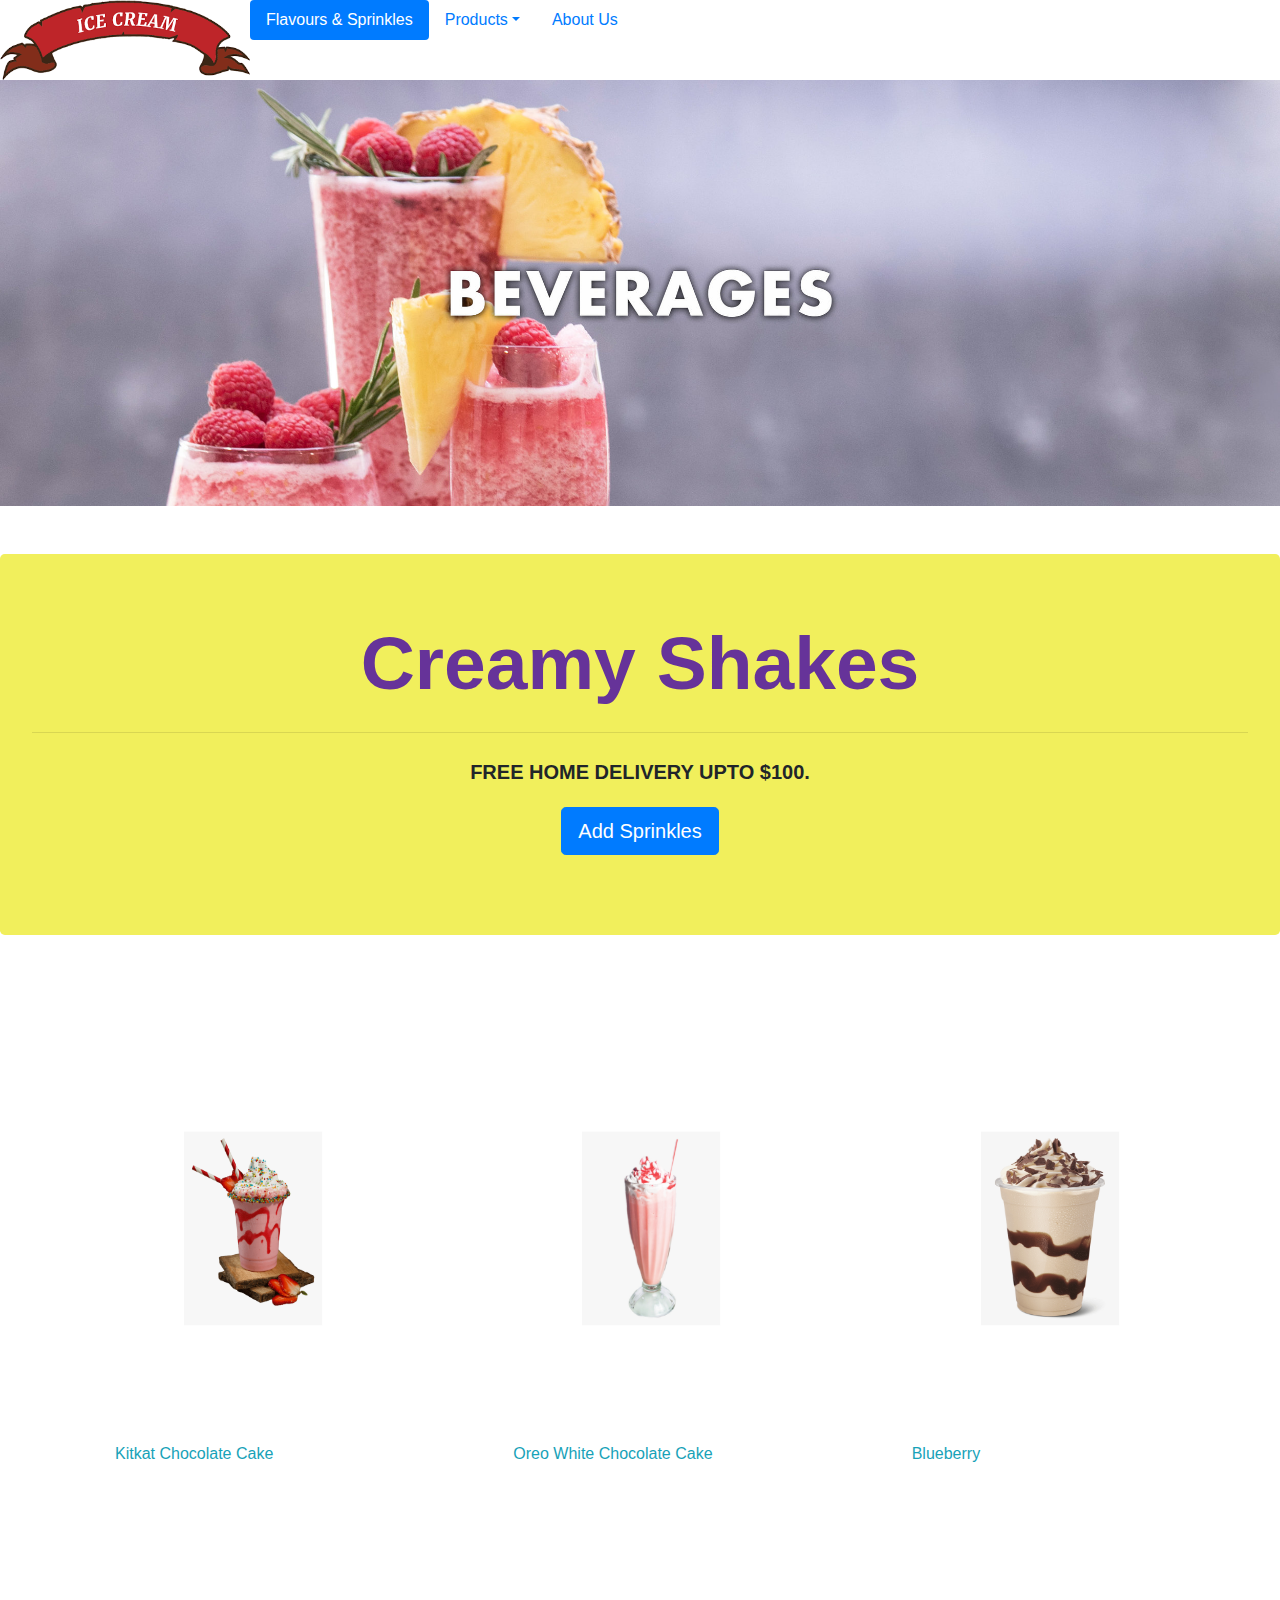
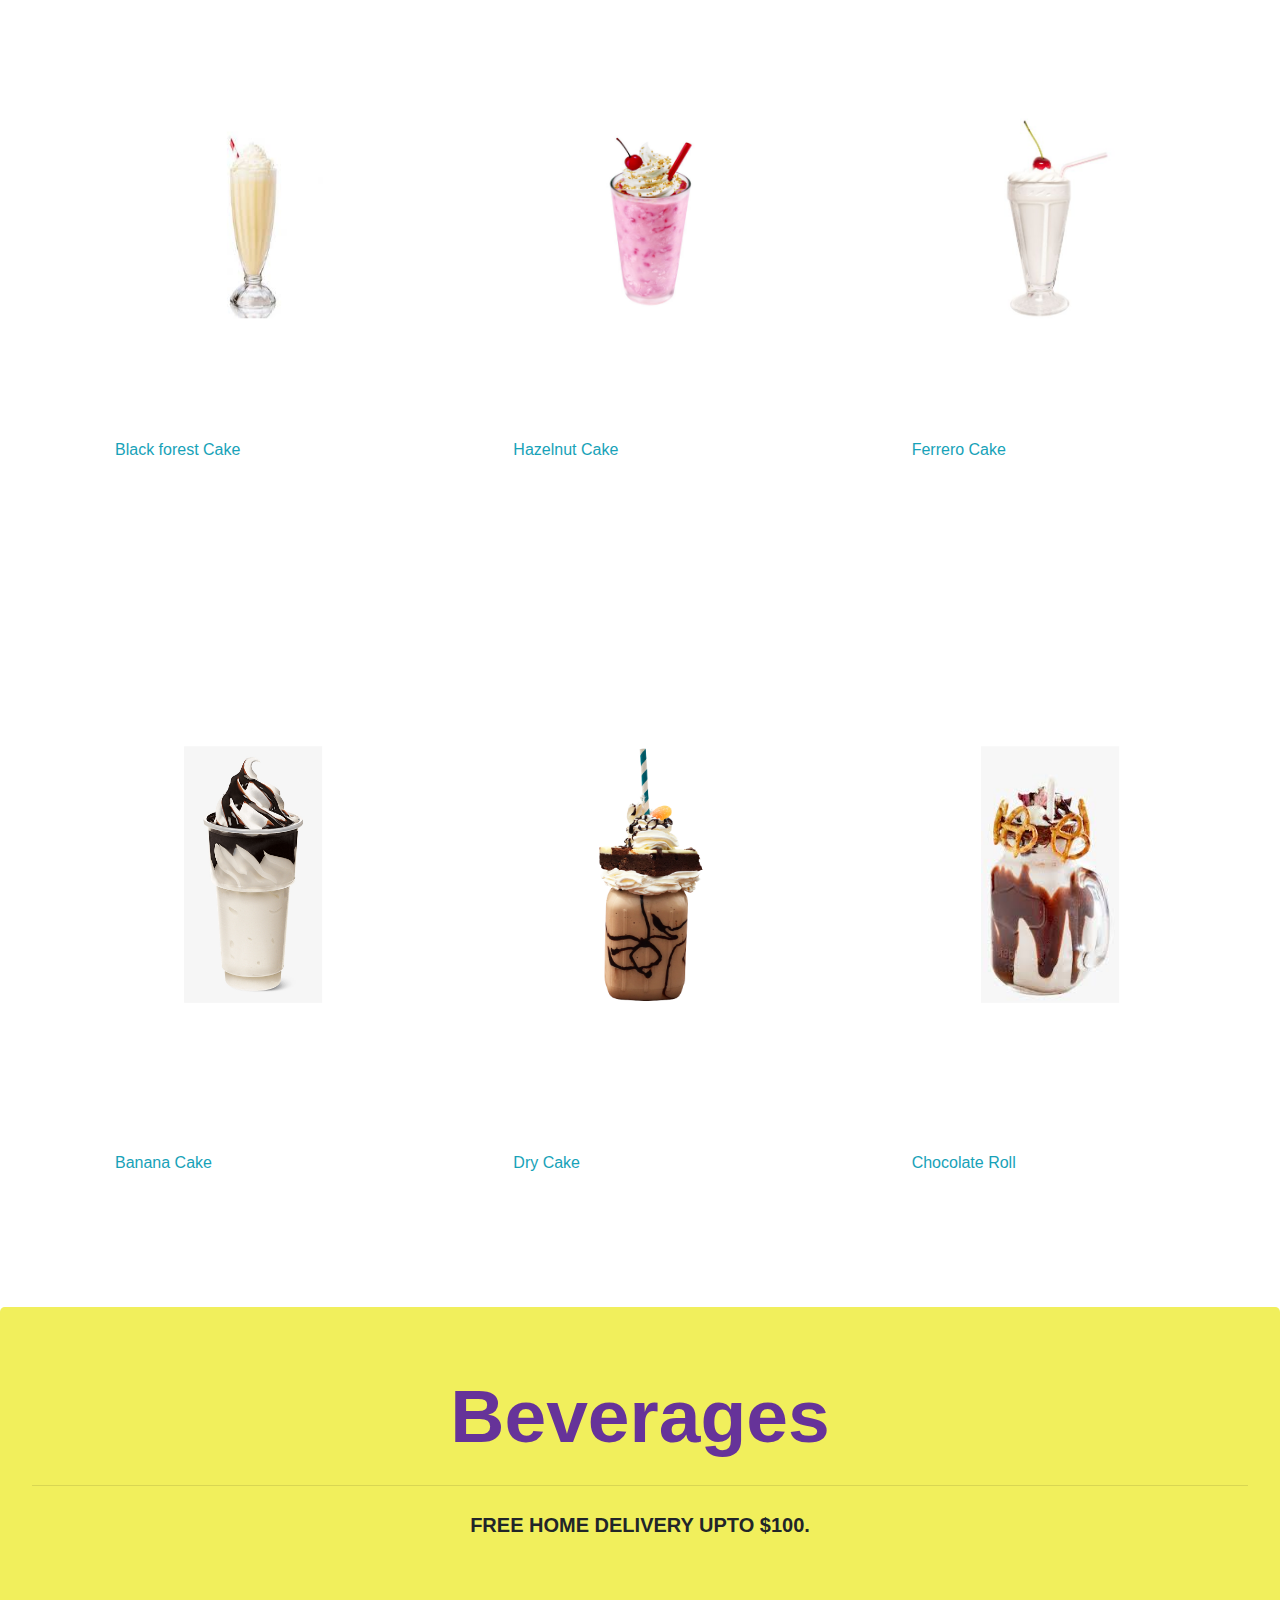
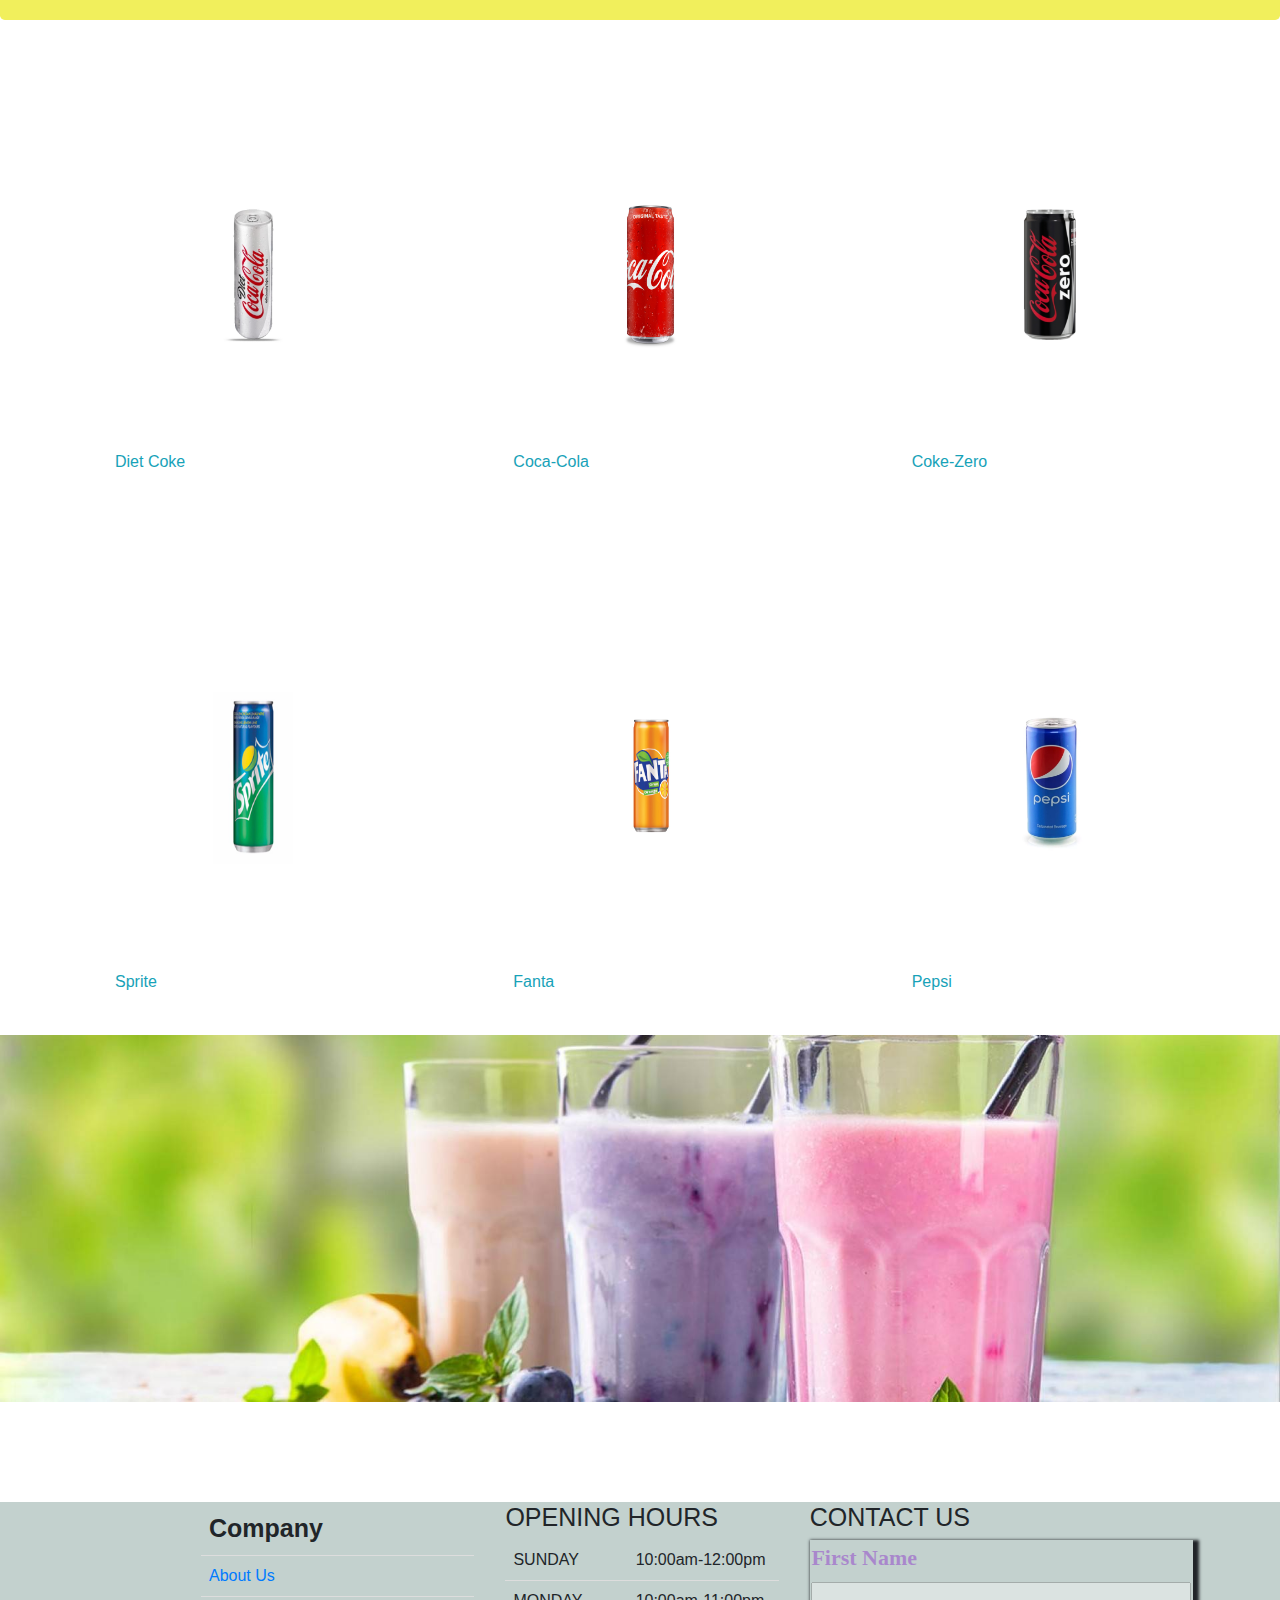
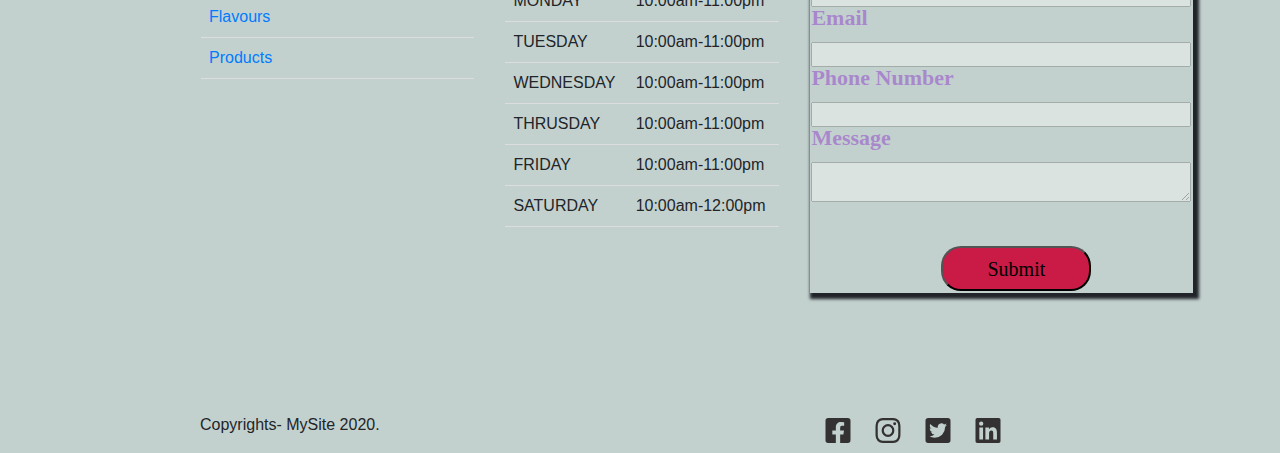
<file: Web Portfolio/beverages.html>
<!doctype html>
<html lang="en">
  <head>
    <!-- Required meta tags -->
    <meta charset="utf-8">
    <meta name="viewport" content="width=device-width, initial-scale=1, shrink-to-fit=no">

    <!-- Bootstrap CSS -->
    <link rel="stylesheet" href="https://maxcdn.bootstrapcdn.com/bootstrap/4.0.0/css/bootstrap.min.css" integrity="sha384-Gn5384xqQ1aoWXA+058RXPxPg6fy4IWvTNh0E263XmFcJlSAwiGgFAW/dAiS6JXm" crossorigin="anonymous">
    <link rel="shortcut icon" type="image/jpg" href="images/3.jpg">
    <link rel="stylesheet" type="text/css" href="css/style.css">
    <title>My Portfolio</title>
  </head>
  <body>
    <!---Top-Navbar-->
    <ul class="nav nav-pills">
      <li class="nav-item">
        <a href="index.html"><img src="images/images.png" height="80px" width="250x"></a>
      </li>
        <li class="nav-item">
          <a class="nav-link active" href="index.html">Flavours & Sprinkles</a>
        </li>
        <li class="nav-item dropdown">
          <a class="nav-link dropdown-toggle" data-toggle="dropdown" href="product.html" role="button" aria-haspopup="true" aria-expanded="false">Products</a>
          <div class="dropdown-menu">
            <a class="dropdown-item" href="cakes.html">Cakes</a>
            <a class="dropdown-item" href="beverages.html">Shakes & Drinks</a>
            <a class="dropdown-item" href="ice-cream.html">Ice-Cream</a>
        </li>
        <li class="nav-item">
          <a class="nav-link" href="about.html">About Us</a>
        </li>
            </ul>
            <div>
                <img src="images/bev.jpg" alt="placeholder-image" width="100%">
            </div>
            <div class="jumbotron mt-5">
                <h1 class="display-4">Creamy Shakes</h1>
                <hr class="my-4">
                <p>FREE HOME DELIVERY UPTO $100.</p>
                <p class="lead">
                  <a class="btn btn-primary btn-lg" href="index.html" role="button">Add Sprinkles</a>
                </p>
              </div>
            <!----Three Column Layout-1------->

            <div class="row">
                <div class="col-sm-4">
                    <img src="images/sh1.png">
                    <p class="text-info">Kitkat Chocolate Cake</p>
                </div>
                <div class="col-sm-4">
                    <img src="images/sh2.png">
                    <p class="text-info">Oreo White Chocolate Cake</p>
                </div>
                <div class="col-sm-4">
                    <img src="images/sh3.png">
                    <p class="text-info">Blueberry</p>
                </div>
            </div>
        </div>
        <div class="row">
            <div class="col-sm-4">
                <img src="images/sh4.jpg">
                <p class="text-info"> Black forest Cake</p>
            </div>
            <div class="col-sm-4">
                <img src="images/sh5.jpg">
                <p class="text-info">Hazelnut Cake</p>
            </div>
            <div class="col-sm-4">
                <img src="images/sh9.jpg">
                <p class="text-info">Ferrero Cake</p>
            </div>
        </div>
    </div>
    <div class="row">
        <div class="col-sm-4">
            <img src="images/sh7.png">
            <p class="text-info"> Banana Cake</p>
        </div>
        <div class="col-sm-4">
            <img src="images/sh8.png">
            <p class="text-info"> Dry Cake</p>
        </div>
        <div class="col-sm-4">
            <img src="images/sh6.jpg">
            <p class="text-info">Chocolate Roll</p>
        </div>
    </div>
</div>
<div class="jumbotron mt-5">
    <h1 class="display-4">Beverages</h1>
    <hr class="my-4">
    <p>FREE HOME DELIVERY UPTO $100.</p>
  </div>
<!----3 Column Layout-2------>

<div class="row">
    <div class="col-sm-4">
        <img src="images/d1.jpg">
        <p class="text-info">Diet Coke</p>
    </div>
    <div class="col-sm-4">
        <img src="images/d2.png">
        <p class="text-info">Coca-Cola</p>
    </div>
    <div class="col-sm-4">
        <img src="images/d3.png">
        <p class="text-info">Coke-Zero</p>
    </div>
</div>
</div>
<div class="row">
<div class="col-sm-4">
    <img src="images/d4.jpg">
    <p class="text-info"> Sprite</p>
</div>
<div class="col-sm-4">
    <img src="images/d5.jpg">
    <p class="text-info">Fanta</p>
</div>
<div class="col-sm-4">
    <img src="images/d6.png">
    <p class="text-info">Pepsi</p>
</div>
</div>
</div>
                <!----Footer Links & Contact Info----->
<div class="footer-image">
    <img src="images/bevr.jpg" width="100%">
</div>
<footer>
    <div class="container">
        <div class="row">
          <div class="col-sm">
            <table>
                <tr>
                  <th>Company</th>
                </tr>
                <tr>
                  <td><a href="about.html"> About Us</td></a>
                </tr>
                <tr>
                  <td> <a href="index.html">Flavours</td></a>
                </tr>
                <tr>
                  <td> <a href="product.html">Products</td></a>
                </tr>
              </table>
          </div>
          <!-----Time table--->
          <div class="col-sm">
            <div class="contact-time">
                <h4>OPENING HOURS</h4>
                    <table>
                        <tr>
                            <td>SUNDAY</td>
                            <td>10:00am-12:00pm</td>
                        </tr>
                        <tr>
                            <td>MONDAY</td>
                            <td>10:00am-11:00pm</td>
                        </tr>
                        <tr>
                            <td>TUESDAY</td>
                            <td>10:00am-11:00pm</td>
                         </tr>
                         <tr>
                            <td>WEDNESDAY</td>
                            <td>10:00am-11:00pm</td>
                         </tr>
                         <tr>
                            <td>THRUSDAY</td>
                            <td>10:00am-11:00pm</td>
                        </tr>
                         <tr>
                            <td>FRIDAY</td>
                            <td>10:00am-11:00pm</td>
                        </tr>
                         <tr>
                            <td>SATURDAY</td>
                            <td>10:00am-12:00pm</td>
                         </tr>
                     </table>
                    </form>
                </div>
            </div>
                            <!----Contact form-------->
          <div class="col-sm">
            <div class="contact-form">
                        <h4>CONTACT US</h4>
                        <form>
                            <fieldset>
                        <label for="fname"> First Name</label>
                        <input type="text" name="name" id="fname">
                        </fieldset>
                        <fieldset>
                        <label for="email">Email</label>
                        <input type="text" name="email" id="email">
                        </fieldset>
    
                        <fieldset>
                            <label for="number">Phone Number</label>
                            <input type="text" name="number" id="number">
                            </fieldset>
                        <fieldset>
                        <label for="message">Message</label>
                        <textarea name="message" id="message"></textarea>
                        </fieldset>
                        <button type="submit">Submit</button>
                   
            </div>
          </div>
        </div>
      </div>
      <!-----Social Icons-------->
      <div class="container">
        <div class="row">
          <div class="col">
            <p>Copyrights- MySite 2020.</p>
          </div>
          <div class="col">
            <div class="social-icons">
                <div class="icon">
                     <img src="images/icons/facebook.svg" alt="picture not displayed">
                 </div>
                 <div class="icon">
                     <img src="images/icons/instagram.svg" alt="picture not displayed">
                 </div>
                <div class="icon">
                    <img src="images/icons/twitter.svg" alt="picture not displayed">
                </div>
                 <div class="icon">
                     <img src="images/icons/linkedin.svg" alt="picture not displayed">
                 </div>
            </div>
          </div>
</footer>
</body>
</html>
</file>
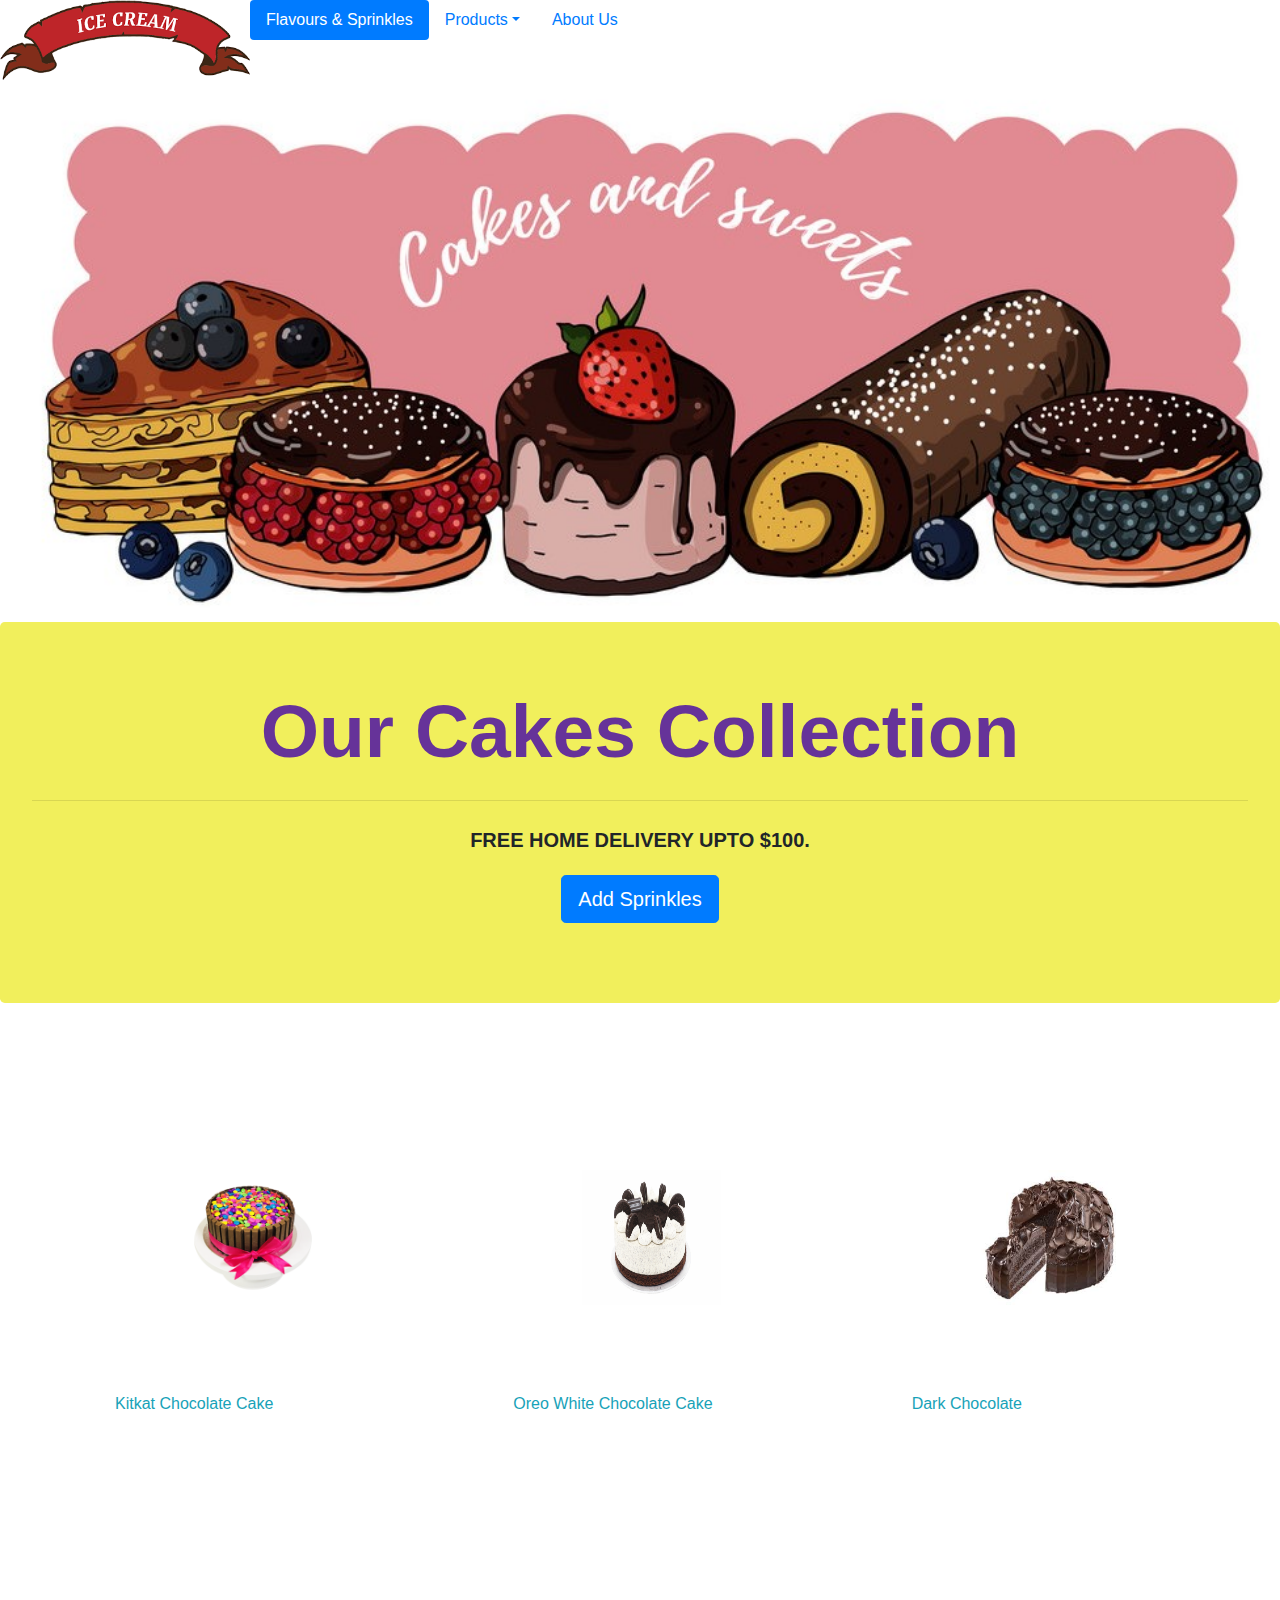
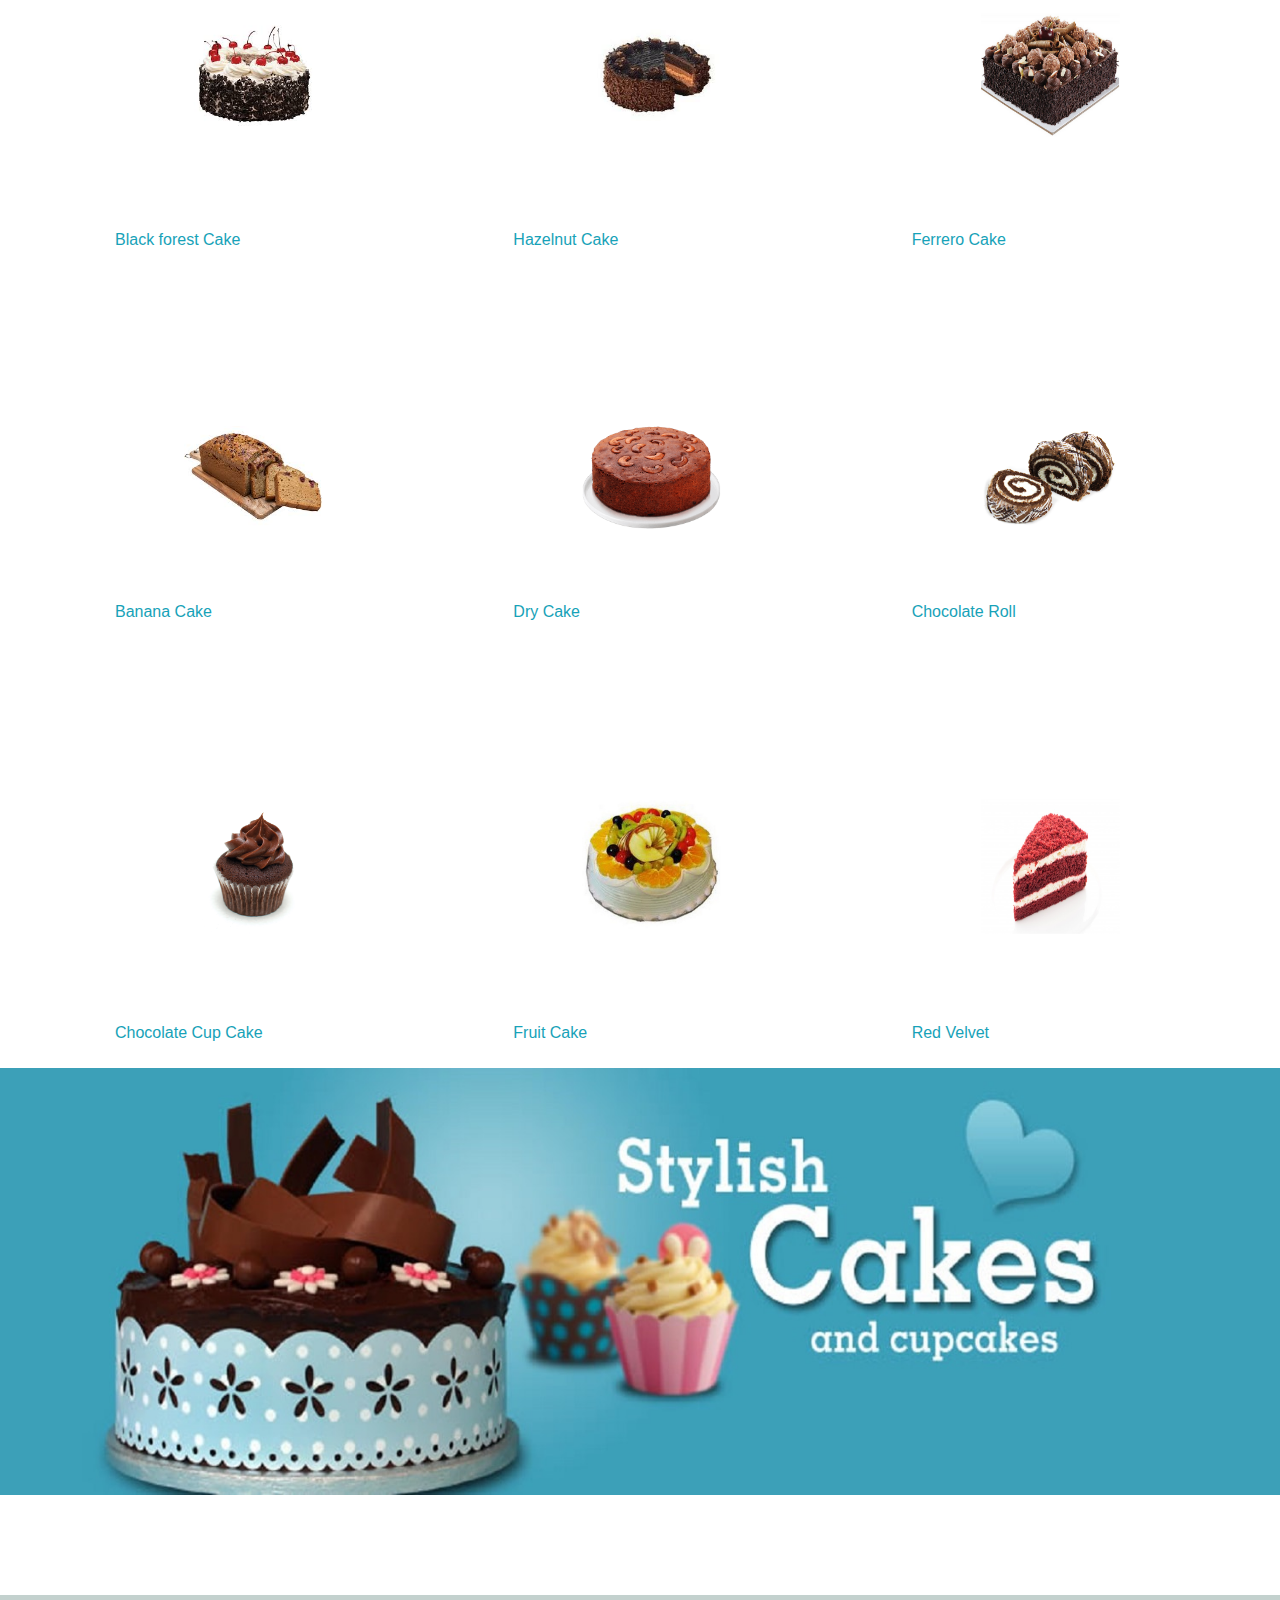
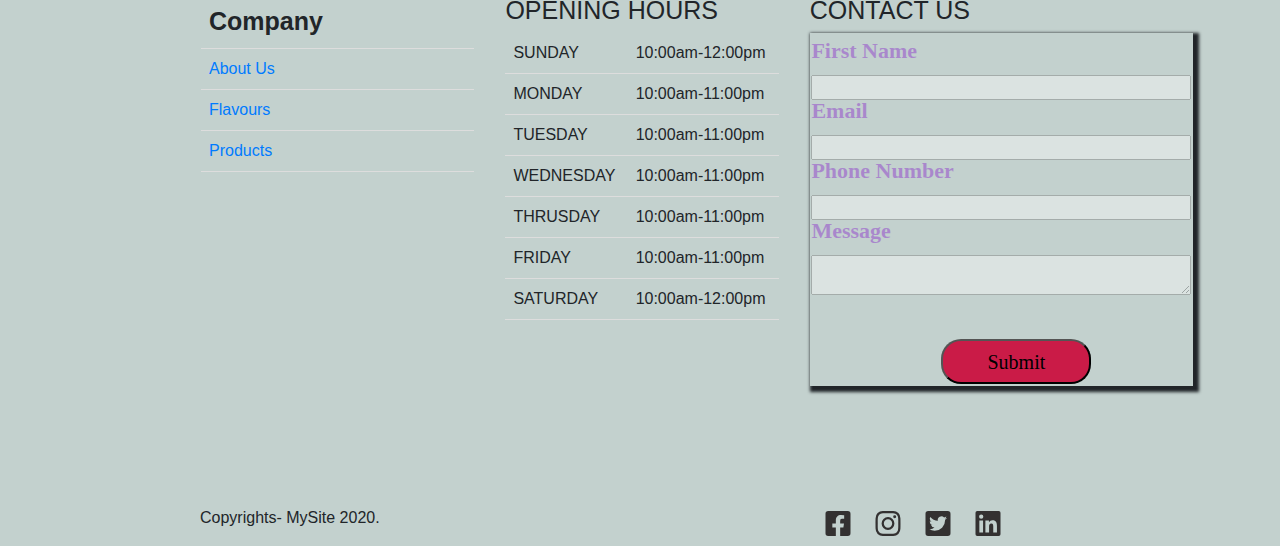
<file: Web Portfolio/cakes.html>
<!doctype html>
<html lang="en">
  <head>
    <!-- Required meta tags -->
    <meta charset="utf-8">
    <meta name="viewport" content="width=device-width, initial-scale=1, shrink-to-fit=no">

    <!-- Bootstrap CSS -->
    <link rel="stylesheet" href="https://maxcdn.bootstrapcdn.com/bootstrap/4.0.0/css/bootstrap.min.css" integrity="sha384-Gn5384xqQ1aoWXA+058RXPxPg6fy4IWvTNh0E263XmFcJlSAwiGgFAW/dAiS6JXm" crossorigin="anonymous">
    <link rel="shortcut icon" type="image/jpg" href="images/3.jpg">
    <link rel="stylesheet" type="text/css" href="css/style.css">
    <title>My Portfolio</title>
  </head>
  <body>
    <!---Top-Navbar-->
    <ul class="nav nav-pills">
      <li class="nav-item">
        <a href="index.html"><img src="images/images.png" height="80px" width="250x"></a>
      </li>
        <li class="nav-item">
          <a class="nav-link active" href="index.html">Flavours & Sprinkles</a>
        </li>
        <li class="nav-item dropdown">
          <a class="nav-link dropdown-toggle" data-toggle="dropdown" href="product.html" role="button" aria-haspopup="true" aria-expanded="false">Products</a>
          <div class="dropdown-menu">
            <a class="dropdown-item" href="cakes.html">Cakes</a>
            <a class="dropdown-item" href="beverages.html">Shakes & Drinks</a>
            <a class="dropdown-item" href="ice-cream.html">Ice-Cream</a>
        </li>
        <li class="nav-item">
          <a class="nav-link" href="about.html">About Us</a>
        </li>
            </ul>
            <div>
                <img src="images/back.jpg" alt="placeholder-image" width="100%">
            </div>
            <div class="jumbotron">
                <h1 class="display-4">Our Cakes Collection</h1>
                <hr class="my-4">
                <p>FREE HOME DELIVERY UPTO $100.</p>
                <p class="lead">
                  <a class="btn btn-primary btn-lg" href="index.html" role="button">Add Sprinkles</a>
                </p>
              </div>
            <!----3 Column Layout-1------>

            <div class="row">
                <div class="col-sm-4">
                    <img src="images/c1.png">
                    <p class="text-info">Kitkat Chocolate Cake</p>
                </div>
                <div class="col-sm-4">
                    <img src="images/c2.png">
                    <p class="text-info">Oreo White Chocolate Cake</p>
                </div>
                <div class="col-sm-4">
                    <img src="images/c3.jpg">
                    <p class="text-info">Dark Chocolate</p>
                </div>
            </div>
        </div>
        <div class="row">
            <div class="col-sm-4">
                <img src="images/c4.jpg">
                <p class="text-info"> Black forest Cake</p>
            </div>
            <div class="col-sm-4">
                <img src="images/c5.jpg">
                <p class="text-info">Hazelnut Cake</p>
            </div>
            <div class="col-sm-4">
                <img src="images/c6.png">
                <p class="text-info">Ferrero Cake</p>
            </div>
        </div>
    </div>
    <!-------3 Column layout-2------------->
    <div class="row">
        <div class="col-sm-4">
            <img src="images/c7.jpg">
            <p class="text-info"> Banana Cake</p>
        </div>
        <div class="col-sm-4">
            <img src="images/c8.png">
            <p class="text-info"> Dry Cake</p>
        </div>
        <div class="col-sm-4">
            <img src="images/c9.png">
            <p class="text-info">Chocolate Roll</p>
        </div>
    </div>
</div>
<div class="row">
    <div class="col-sm-4">
        <img src="images/c10.png">
        <p class="text-info"> Chocolate Cup Cake</p>
    </div>
    <div class="col-sm-4">
        <img src="images/c11.png">
        <p class="text-info">Fruit Cake</p>
    </div>
    <div class="col-sm-4">
        <img src="images/c12.jpg">
        <p class="text-info">Red Velvet</p>
    </div>
</div>
</div>
        <!----Footer Social Media Links & Contact info------>
<div class="footer-image">
    <img src="images/cakes.jpg" width="100%">
</div>
<footer>
    <div class="container">
        <div class="row">
          <div class="col-sm">
            <table>
                <tr>
                  <th>Company</th>
                </tr>
                <tr>
                  <td><a href="about.html"> About Us</td></a>
                </tr>
                <tr>
                  <td> <a href="index.html">Flavours</td></a>
                </tr>
                <tr>
                  <td> <a href="product.html">Products</td></a>
                </tr>
              </table>
          </div>
          <!-----Time Table------->
          <div class="col-sm">
            <div class="contact-time">
                <h4>OPENING HOURS</h4>
                    <table>
                        <tr>
                            <td>SUNDAY</td>
                            <td>10:00am-12:00pm</td>
                        </tr>
                        <tr>
                            <td>MONDAY</td>
                            <td>10:00am-11:00pm</td>
                        </tr>
                        <tr>
                            <td>TUESDAY</td>
                            <td>10:00am-11:00pm</td>
                         </tr>
                         <tr>
                            <td>WEDNESDAY</td>
                            <td>10:00am-11:00pm</td>
                         </tr>
                         <tr>
                            <td>THRUSDAY</td>
                            <td>10:00am-11:00pm</td>
                        </tr>
                         <tr>
                            <td>FRIDAY</td>
                            <td>10:00am-11:00pm</td>
                        </tr>
                         <tr>
                            <td>SATURDAY</td>
                            <td>10:00am-12:00pm</td>
                         </tr>
                     </table>
                    </form>
                </div>
            </div>
            <!----Contact Info------>
          <div class="col-sm">
                    <div class="contact-form">
                        <h4>CONTACT US</h4>
                        <form>
                            <fieldset>
                        <label for="fname"> First Name</label>
                        <input type="text" name="name" id="fname">
                        </fieldset>
                        <fieldset>
                        <label for="email">Email</label>
                        <input type="text" name="email" id="email">
                        </fieldset>
    
                        <fieldset>
                            <label for="number">Phone Number</label>
                            <input type="text" name="number" id="number">
                            </fieldset>
                        <fieldset>
                        <label for="message">Message</label>
                        <textarea name="message" id="message"></textarea>
                        </fieldset>
                        <button type="submit">Submit</button>
                    </div>
          </div>
        </div>
      </div>
      <div class="container">
        <div class="row">
          <div class="col">
            <p>Copyrights- MySite 2020.</p>
          </div>
          <!----Social Media Links------->
          <div class="col">
            <div class="social-icons">
                <div class="icon">
                     <img src="images/icons/facebook.svg" alt="picture not displayed">
                 </div>
                 <div class="icon">
                     <img src="images/icons/instagram.svg" alt="picture not displayed">
                 </div>
                <div class="icon">
                    <img src="images/icons/twitter.svg" alt="picture not displayed">
                </div>
                 <div class="icon">
                     <img src="images/icons/linkedin.svg" alt="picture not displayed">
                 </div>
            </div>
          </div>
</footer>
</body>
</html>
</file>
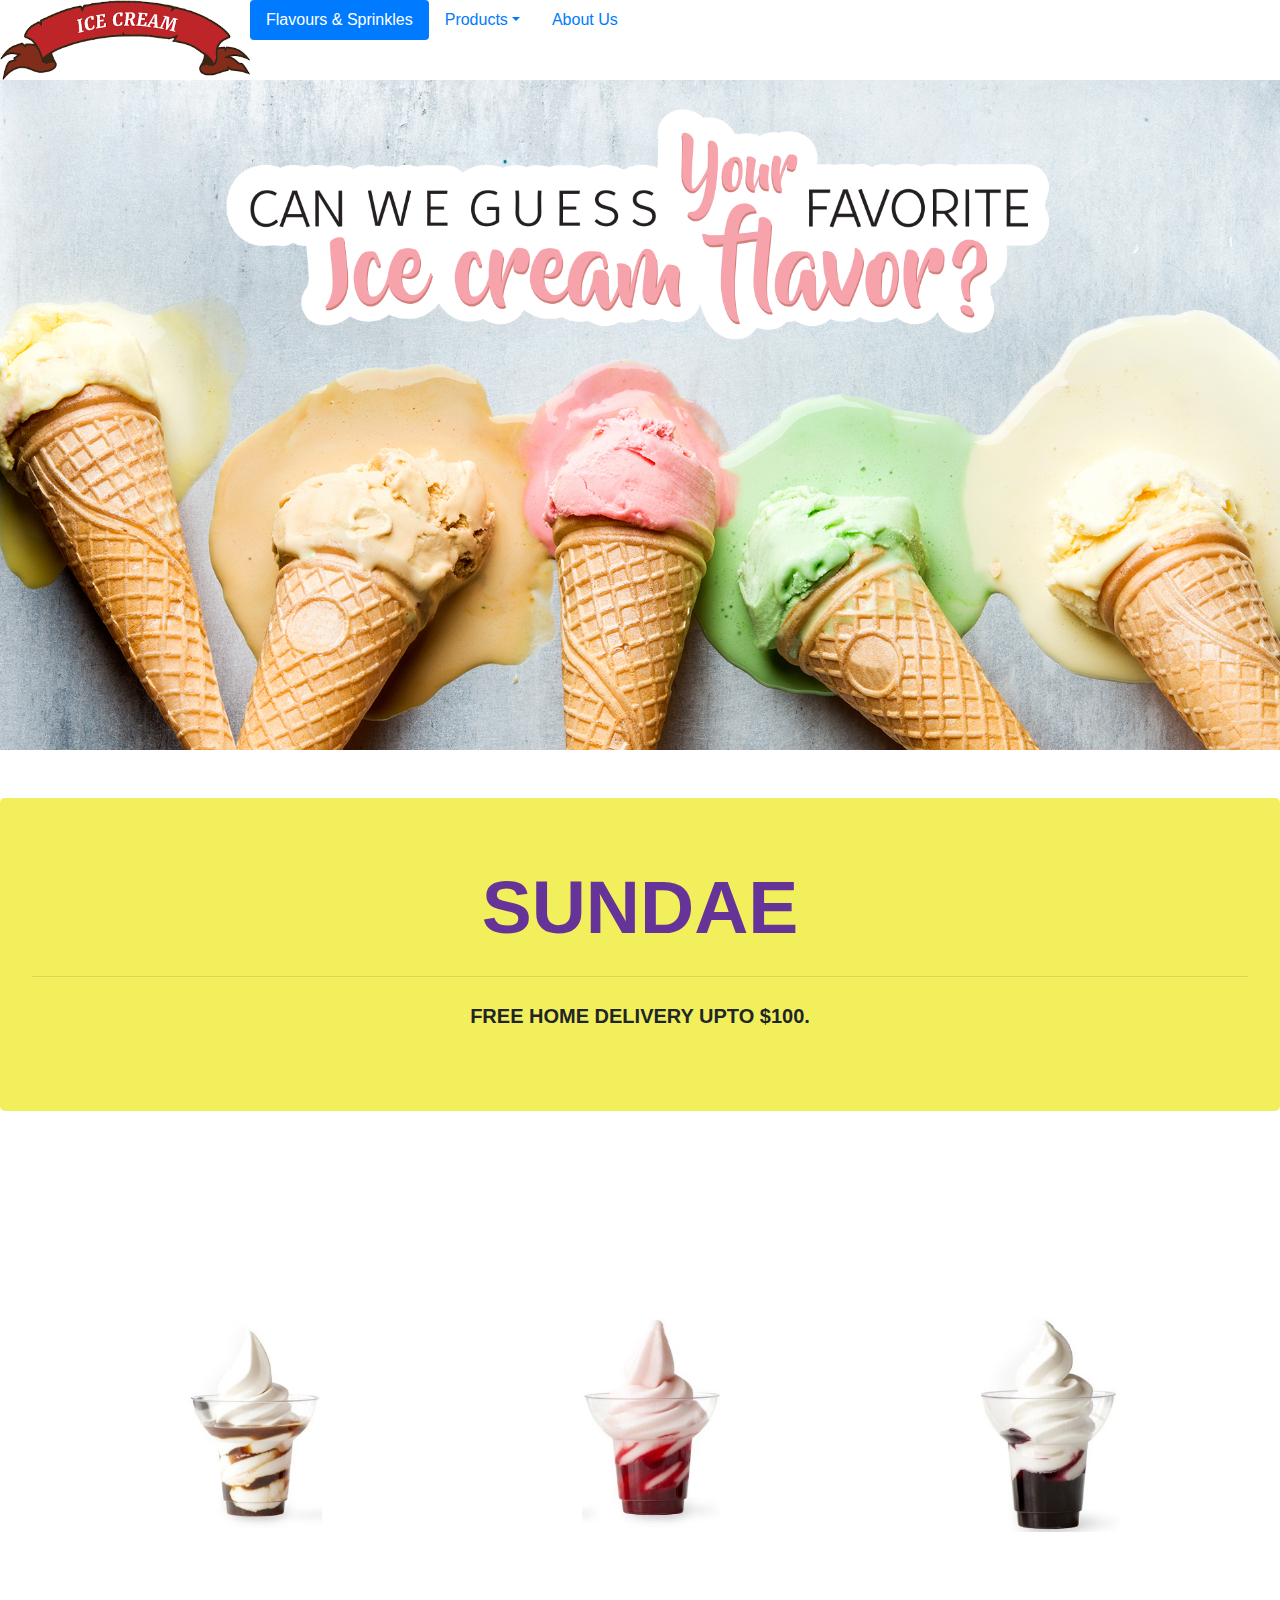
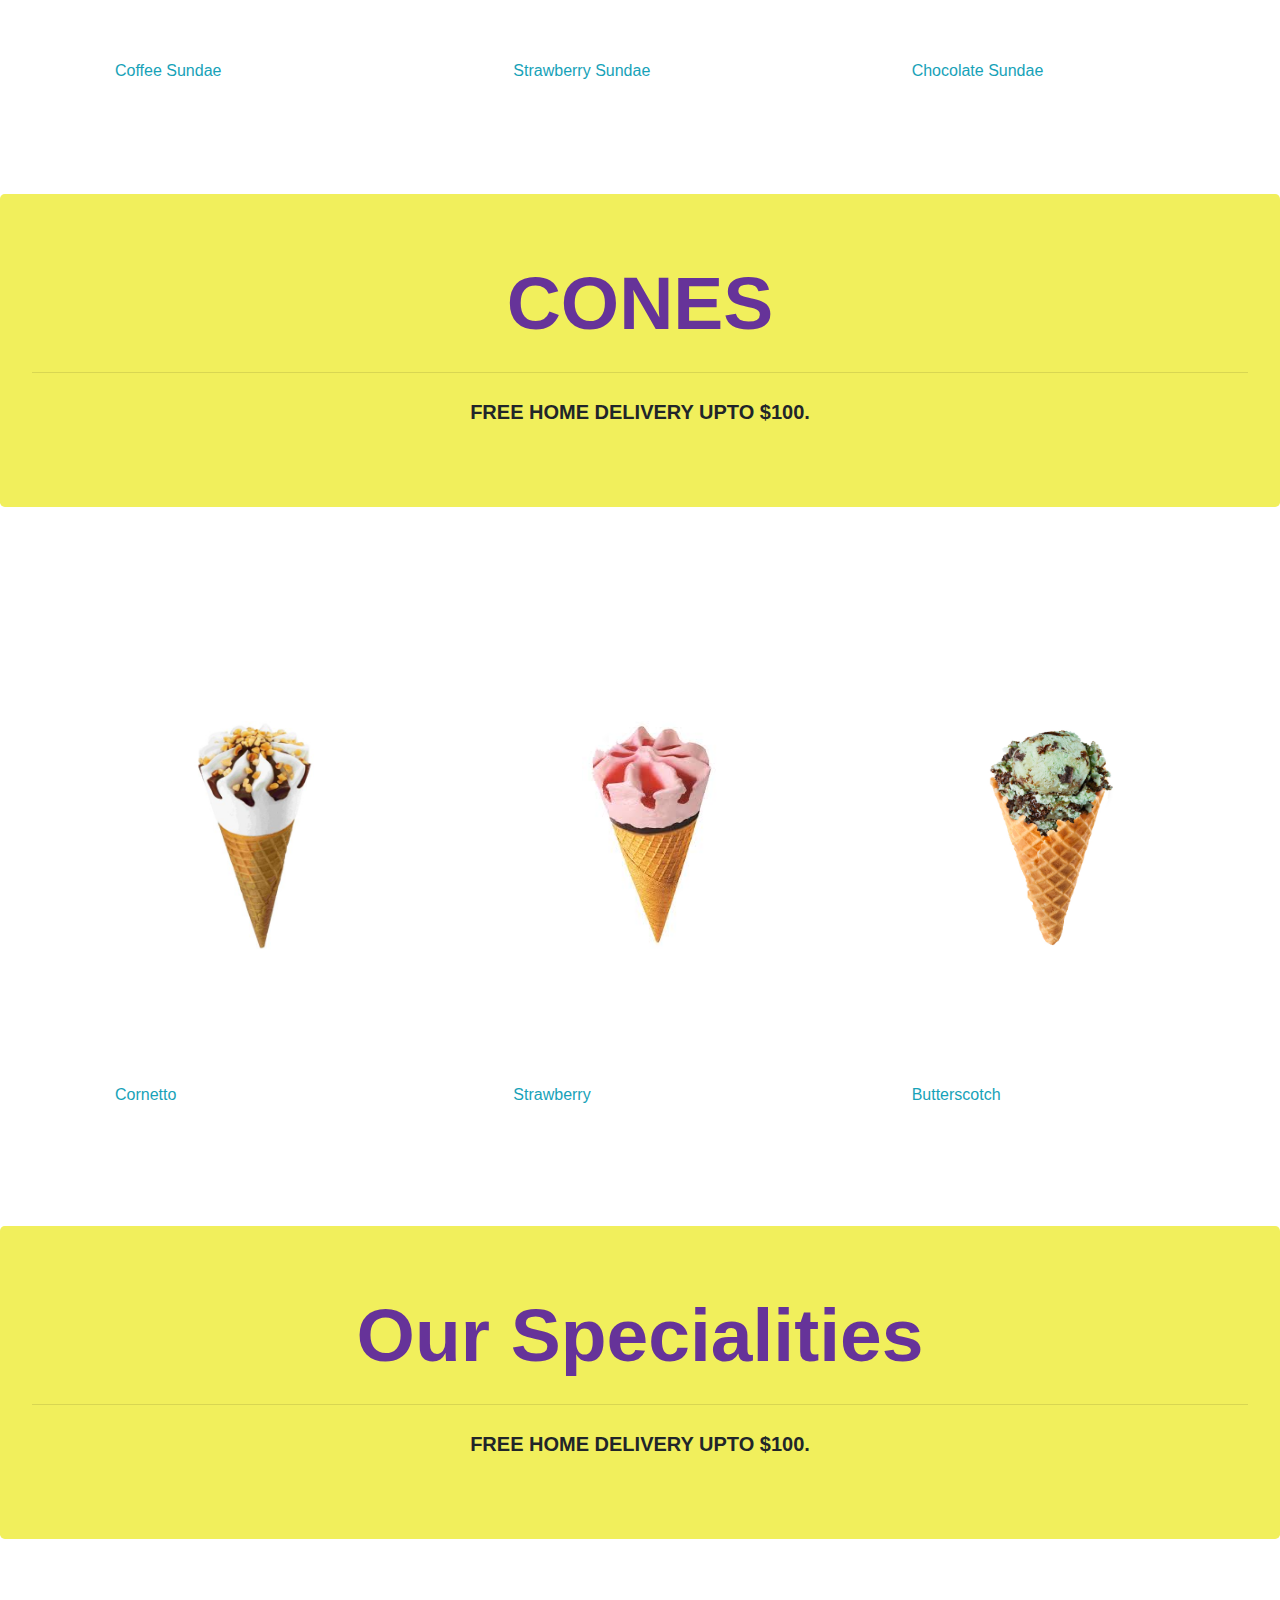
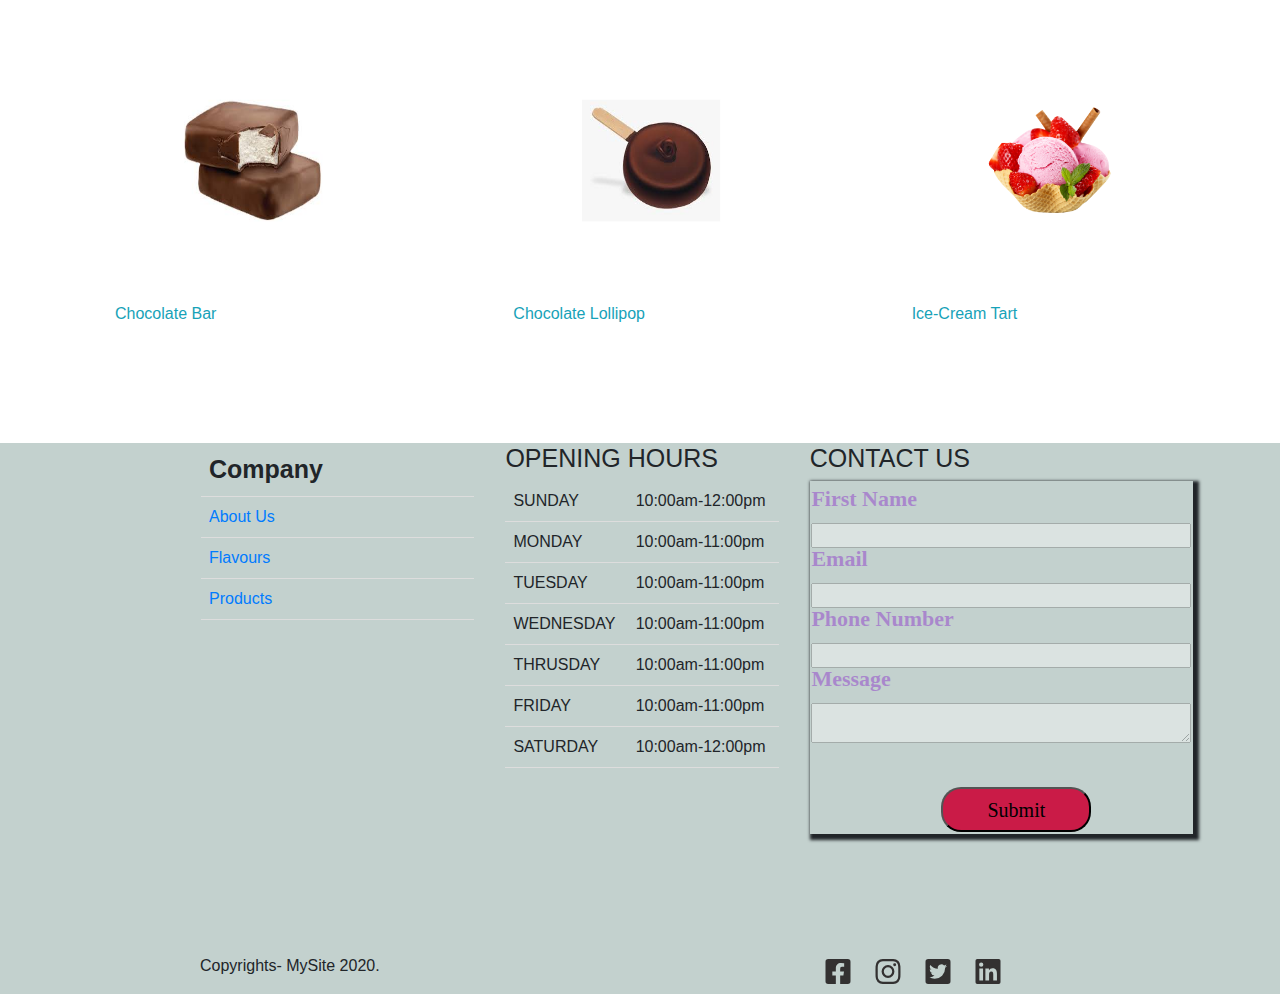
<file: Web Portfolio/ice-cream.html>
<!doctype html>
<html lang="en">
  <head>
    <!-- Required meta tags -->
    <meta charset="utf-8">
    <meta name="viewport" content="width=device-width, initial-scale=1, shrink-to-fit=no">

    <!-- Bootstrap CSS -->
    <link rel="stylesheet" href="https://maxcdn.bootstrapcdn.com/bootstrap/4.0.0/css/bootstrap.min.css" integrity="sha384-Gn5384xqQ1aoWXA+058RXPxPg6fy4IWvTNh0E263XmFcJlSAwiGgFAW/dAiS6JXm" crossorigin="anonymous">
    <link rel="shortcut icon" type="image/jpg" href="images/3.jpg">
    <link rel="stylesheet" type="text/css" href="css/style.css">
    <title>My Portfolio</title>
  </head>
  <body>
    <!---Top-Navbar-->
    <ul class="nav nav-pills">
      <li class="nav-item">
        <a href="index.html"><img src="images/images.png" height="80px" width="250x"></a>
      </li>
        <li class="nav-item">
          <a class="nav-link active" href="index.html">Flavours & Sprinkles</a>
        </li>
        <li class="nav-item dropdown">
          <a class="nav-link dropdown-toggle" data-toggle="dropdown" href="product.html" role="button" aria-haspopup="true" aria-expanded="false">Products</a>
          <div class="dropdown-menu">
            <a class="dropdown-item" href="cakes.html">Cakes</a>
            <a class="dropdown-item" href="beverages.html">Shakes & Drinks</a>
            <a class="dropdown-item" href="ice-cream.html">Ice-Cream</a>
        </li>
        <li class="nav-item">
          <a class="nav-link" href="about.html">About Us</a>
        </li>
            </ul>
            <div>
                <img src="images/ice-cream.png" alt="placeholder-image" width="100%" height="80%">
            </div>
            <div class="jumbotron mt-5">
                <h1 class="display-4">SUNDAE</h1>
                <hr class="my-4">
                <p>FREE HOME DELIVERY UPTO $100.</p>
              </div>
            <!----3 Column Layout ------>

            <div class="row">
                <div class="col-sm-4">
                    <img src="images/new1.jpg">
                    <p class="text-info">Coffee Sundae</p>
                </div>
                <div class="col-sm-4">
                    <img src="images/new2.jpg">
                    <p class="text-info">Strawberry Sundae</p>
                </div>
                <div class="col-sm-4">
                    <img src="images/new3.jpg">
                    <p class="text-info">Chocolate Sundae</p>
                </div>
            </div>
        </div>
        <div class="jumbotron mt-5">
            <h1 class="display-4">CONES</h1>
            <hr class="my-4">
            <p>FREE HOME DELIVERY UPTO $100.</p>
          </div>
        <div class="row">
            <div class="col-sm-4">
                <img src="images/c1.jpg">
                <p class="text-info"> Cornetto</p>
            </div>
            <div class="col-sm-4">
                <img src="images/c2.jpg">
                <p class="text-info">Strawberry</p>
            </div>
            <div class="col-sm-4">
                <img src="images/c31.jpg">
                <p class="text-info">Butterscotch</p>
            </div>
        </div>
<div class="jumbotron mt-5">
    <h1 class="display-4">Our Specialities</h1>
    <hr class="my-4">
    <p>FREE HOME DELIVERY UPTO $100.</p>
  </div>
  <div class="row">
    <div class="col-sm-4">
        <img src="images/sp1.jpg">
        <p class="text-info"> Chocolate Bar</p>
    </div>
    <div class="col-sm-4">
        <img src="images/sp2.jpg">
        <p class="text-info">Chocolate Lollipop</p>
    </div>
    <div class="col-sm-4">
        <img src="images/sp3.png">
        <p class="text-info">Ice-Cream Tart</p>
    </div>
</div>
</div>
<!------Footer links----->
<div class="footer-image mt-5">
</div>
<footer>
    <div class="container">
        <div class="row">
          <div class="col-sm">
            <table>
                <tr>
                  <th>Company</th>
                </tr>
                <tr>
                  <td><a href="about.html"> About Us</td></a>
                </tr>
                <tr>
                  <td> <a href="index.html">Flavours</td></a>
                </tr>
                <tr>
                  <td> <a href="product.html">Products</td></a>
                </tr>
              </table>
          </div>
          <!---Contact Info------>
          <div class="col-sm">
            <div class="contact-time">
                <h4>OPENING HOURS</h4>
                    <table>
                        <tr>
                            <td>SUNDAY</td>
                            <td>10:00am-12:00pm</td>
                        </tr>
                        <tr>
                            <td>MONDAY</td>
                            <td>10:00am-11:00pm</td>
                        </tr>
                        <tr>
                            <td>TUESDAY</td>
                            <td>10:00am-11:00pm</td>
                         </tr>
                         <tr>
                            <td>WEDNESDAY</td>
                            <td>10:00am-11:00pm</td>
                         </tr>
                         <tr>
                            <td>THRUSDAY</td>
                            <td>10:00am-11:00pm</td>
                        </tr>
                         <tr>
                            <td>FRIDAY</td>
                            <td>10:00am-11:00pm</td>
                        </tr>
                         <tr>
                            <td>SATURDAY</td>
                            <td>10:00am-12:00pm</td>
                         </tr>
                     </table>
                    </form>
                </div>
            </div>
            <!----Contact Info------>
          <div class="col-sm">
                    <div class="contact-form">
                        <h4>CONTACT US</h4>
                        <form>
                            <fieldset>
                        <label for="fname"> First Name</label>
                        <input type="text" name="name" id="fname">
                        </fieldset>
                        <fieldset>
                        <label for="email">Email</label>
                        <input type="text" name="email" id="email">
                        </fieldset>
    
                        <fieldset>
                            <label for="number">Phone Number</label>
                            <input type="text" name="number" id="number">
                            </fieldset>
                        <fieldset>
                        <label for="message">Message</label>
                        <textarea name="message" id="message"></textarea>
                        </fieldset>
                        <button type="submit">Submit</button>
                    </div>
          </div>
        </div>
      </div>
      <!-----Social Media Links------>
      <div class="container">
        <div class="row">
          <div class="col">
            <p>Copyrights- MySite 2020.</p>
          </div>
          <div class="col">
            <div class="social-icons">
                <div class="icon">
                     <img src="images/icons/facebook.svg" alt="picture not displayed">
                 </div>
                 <div class="icon">
                     <img src="images/icons/instagram.svg" alt="picture not displayed">
                 </div>
                <div class="icon">
                    <img src="images/icons/twitter.svg" alt="picture not displayed">
                </div>
                 <div class="icon">
                     <img src="images/icons/linkedin.svg" alt="picture not displayed">
                 </div>
            </div>
          </div>
</footer>
</body>
</html>
</file>
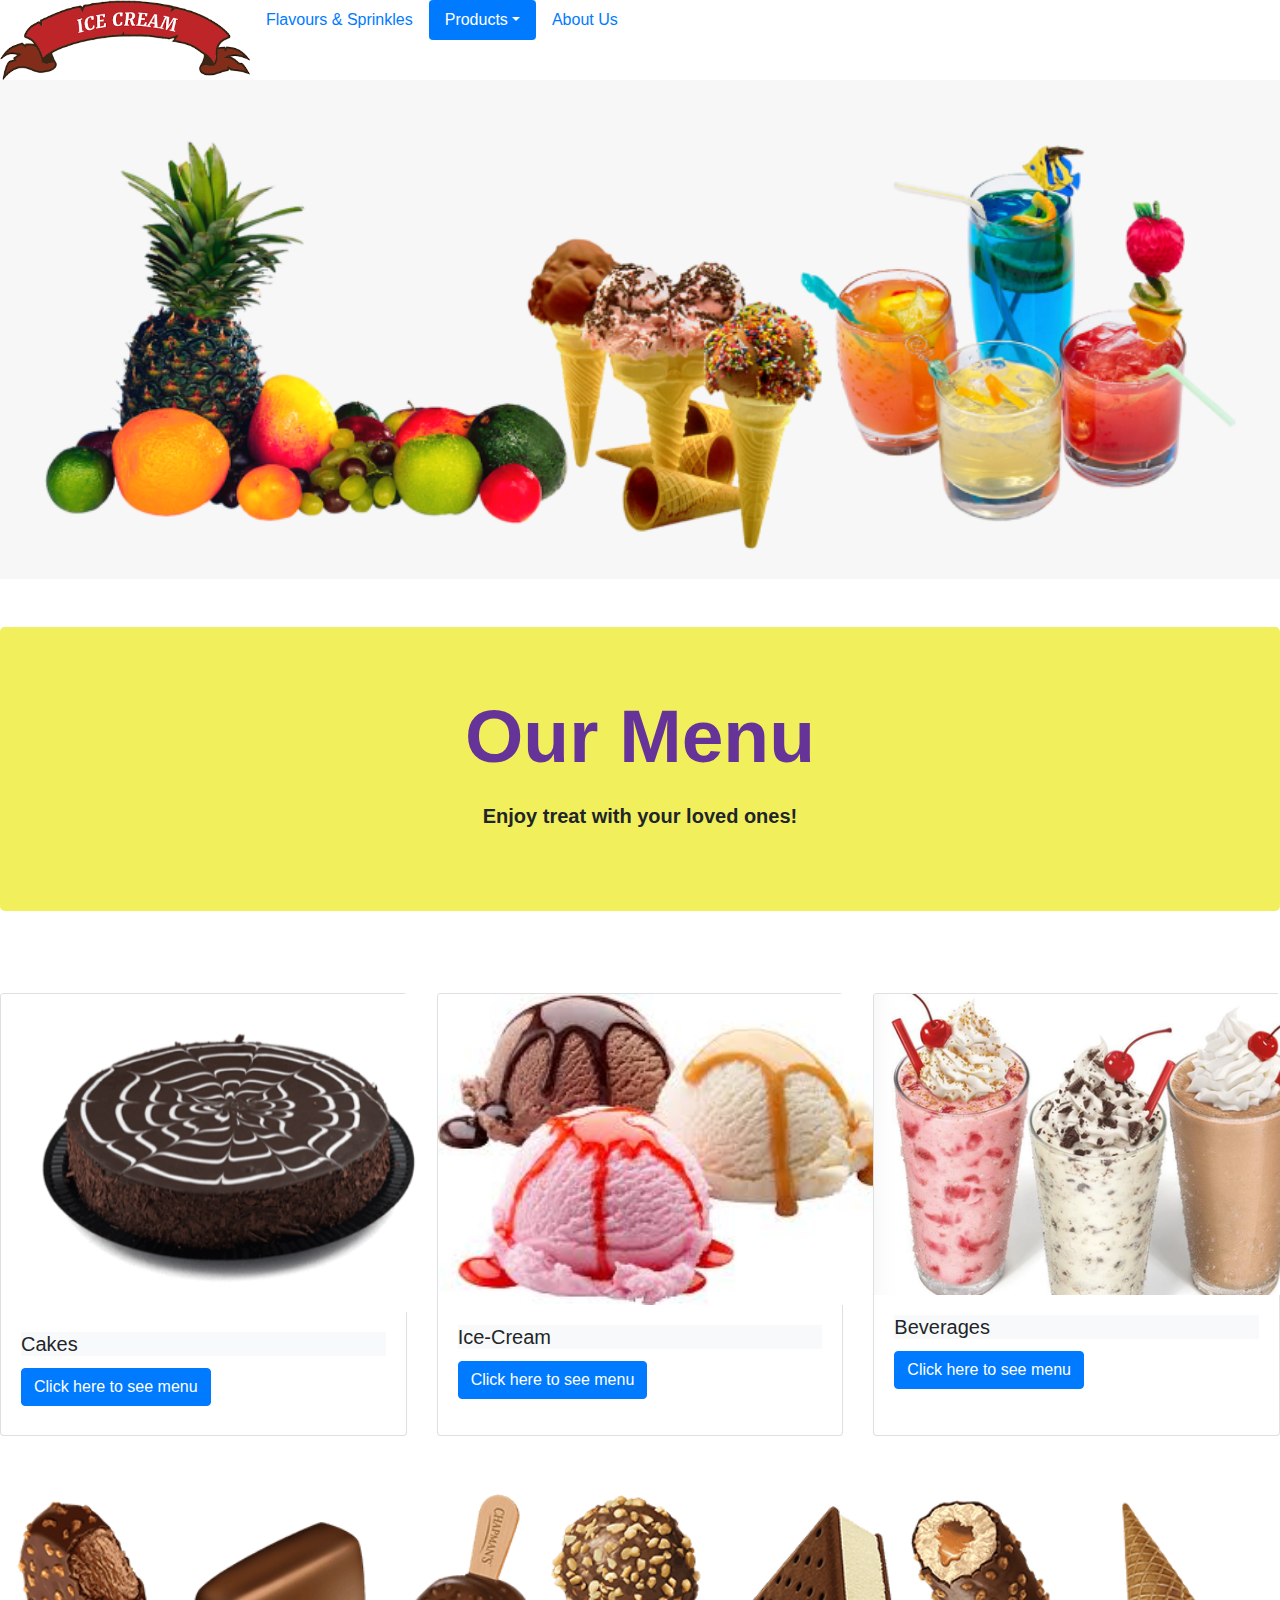
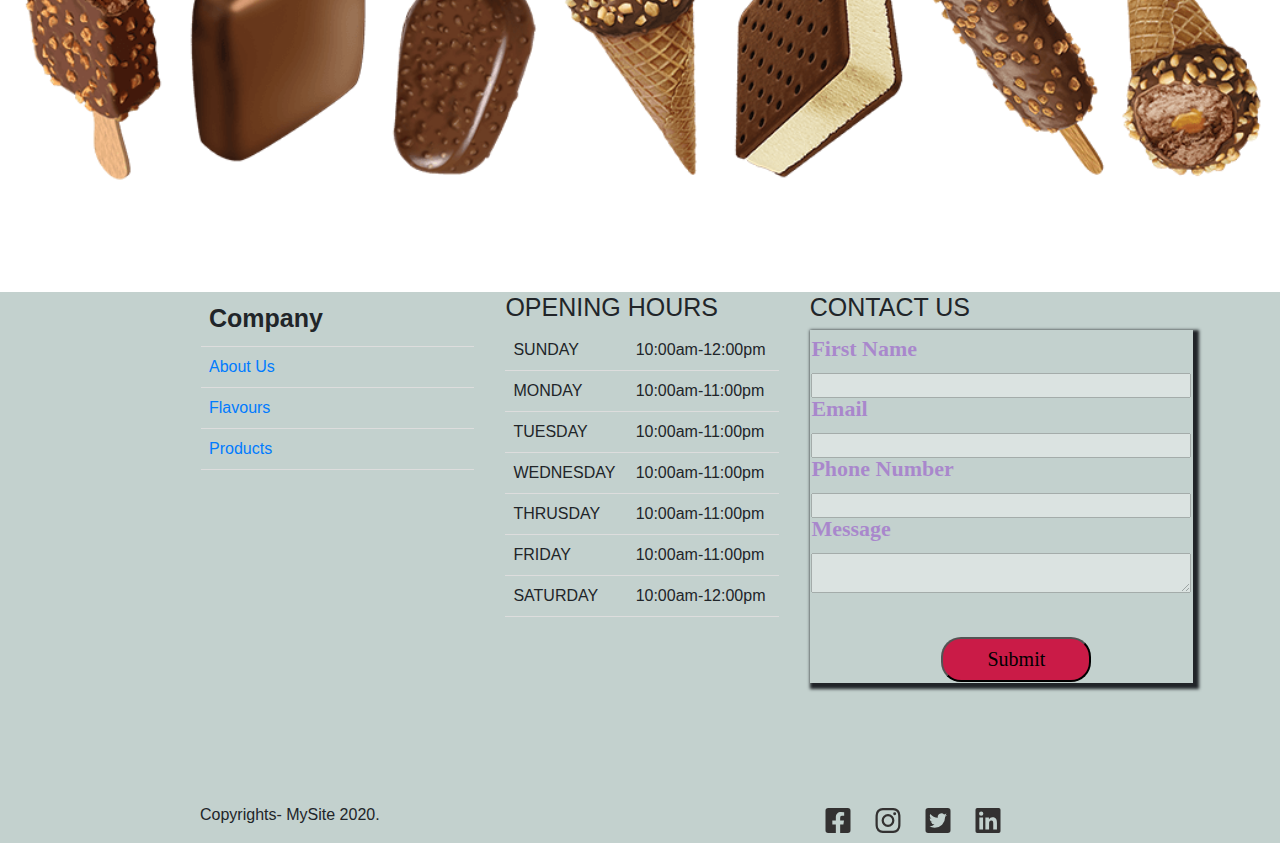
<file: Web Portfolio/product.html>
<!doctype html>
<html lang="en">
  <head>
    <!-- Required meta tags -->
    <meta charset="utf-8">
    <meta name="viewport" content="width=device-width, initial-scale=1, shrink-to-fit=no">

    <!-- Bootstrap CSS -->
    <link rel="stylesheet" href="https://maxcdn.bootstrapcdn.com/bootstrap/4.0.0/css/bootstrap.min.css" integrity="sha384-Gn5384xqQ1aoWXA+058RXPxPg6fy4IWvTNh0E263XmFcJlSAwiGgFAW/dAiS6JXm" crossorigin="anonymous">
    <link rel="shortcut icon" type="image/jpg" href="images/3.jpg">
    <link rel="stylesheet" type="text/css" href="css/style.css">
    <title>My Portfolio</title>
  </head>
  <body>
    <!---Top-Navbar-->
    <ul class="nav nav-pills">
      <li class="nav-item">
        <a href="index.html"><img src="images/images.png" height="80px" width="250x"></a>
      </li>
        <li class="nav-item">
          <a class="nav-link" href="index.html">Flavours & Sprinkles</a>
        </li>
        <li class="nav-item dropdown">
          <a class="nav-link dropdown-toggle  active" data-toggle="dropdown" href="product.html" role="button" aria-haspopup="true" aria-expanded="false">Products</a>
          <div class="dropdown-menu">
            <a class="dropdown-item" href="cakes.html">Cakes</a>
            <a class="dropdown-item" href="beverages.html">Shakes & Drinks</a>
            <a class="dropdown-item" href="ice-cream.html">Ice-Cream</a>
            
        </li>
        <li class="nav-item">
          <a class="nav-link" href="about.html">About Us</a>
        </li>
            </ul>
            <!----Banner Image-------->
        <div>
            <img src="images/banner.png" width="100%">
        </div>
<!---Jumbotron heading------->
        <div class="jumbotron mt-5">
            <h1 class="display-4">Our Menu</h1>
            <p class="lead"> Enjoy  treat with your loved ones! </p>
        </div>
       <!-----Card Deck Menu--------->
        <div class="card-deck mt-4 mb-5">
            <div class="card">
              <img class="card-img-top" src="images/k1.png" alt="placeholder image" height="72%">
              <div class="card-body">
                <h5 class="card-title bg-light">Cakes</h5>
                 <a href="cakes.html" class="btn btn-primary">Click here to see menu</a>
              </div>
            </div>
            <div class="card">
              <img class="card-img-top" src="images/k2.jpg" alt="placeholder image">
              <div class="card-body">
                <h5 class="card-title bg-light">Ice-Cream</h5>
                <a href="ice-cream.html" class="btn btn-primary">Click here to see menu</a>
              </div>
            </div>
            <div class="card">
              <img class="card-img-top" src="images/k3.png" alt="Card image cap">
              <div class="card-body">
                <h5 class="card-title bg-light">Beverages</h5>
                <a href="beverages.html" class="btn btn-primary">Click here to see menu</a>
              </div>
            </div>
          </div>
          <div>
            <img src="images/IMAGE.png" width="100%">
          </div>
         <!-- Optional JavaScript -->
    <!-- jQuery first, then Popper.js, then Bootstrap JS -->
    <script src="https://code.jquery.com/jquery-3.2.1.slim.min.js" integrity="sha384-KJ3o2DKtIkvYIK3UENzmM7KCkRr/rE9/Qpg6aAZGJwFDMVNA/GpGFF93hXpG5KkN" crossorigin="anonymous"></script>
    <script src="https://cdnjs.cloudflare.com/ajax/libs/popper.js/1.12.9/umd/popper.min.js" integrity="sha384-ApNbgh9B+Y1QKtv3Rn7W3mgPxhU9K/ScQsAP7hUibX39j7fakFPskvXusvfa0b4Q" crossorigin="anonymous"></script>
    <script src="https://maxcdn.bootstrapcdn.com/bootstrap/4.0.0/js/bootstrap.min.js" integrity="sha384-JZR6Spejh4U02d8jOt6vLEHfe/JQGiRRSQQxSfFWpi1MquVdAyjUar5+76PVCmYl" crossorigin="anonymous"></script>
    <!-----Footer links--------->
    <footer>
        <div class="container">
            <div class="row">
              <div class="col-sm">
                <table>
                    <tr>
                      <th>Company</th>
                    </tr>
                    <tr>
                      <td><a href="about.html"> About Us</td></a>
                    </tr>
                    <tr>
                      <td> <a href="index.html">Flavours</td></a>
                    </tr>
                    <tr>
                      <td> <a href="product.html">Products</td></a>
                    </tr>
                  </table>
              </div>
              <!---Contact Info----->
              <div class="col-sm">
                <div class="contact-time">
                    <h4>OPENING HOURS</h4>
                        <table>
                            <tr>
                                <td>SUNDAY</td>
                                <td>10:00am-12:00pm</td>
                            </tr>
                            <tr>
                                <td>MONDAY</td>
                                <td>10:00am-11:00pm</td>
                            </tr>
                            <tr>
                                <td>TUESDAY</td>
                                <td>10:00am-11:00pm</td>
                             </tr>
                             <tr>
                                <td>WEDNESDAY</td>
                                <td>10:00am-11:00pm</td>
                             </tr>
                             <tr>
                                <td>THRUSDAY</td>
                                <td>10:00am-11:00pm</td>
                            </tr>
                             <tr>
                                <td>FRIDAY</td>
                                <td>10:00am-11:00pm</td>
                            </tr>
                             <tr>
                                <td>SATURDAY</td>
                                <td>10:00am-12:00pm</td>
                             </tr>
                         </table>
                        </form>
                    </div>
                </div>
                <!-----Contact Info--------->
              <div class="col-sm">
                 <div class="contact-form">
                            <h4>CONTACT US</h4>
                            <form>
                                <fieldset>
                            <label for="fname"> First Name</label>
                            <input type="text" name="name" id="fname">
                            </fieldset>
                            <fieldset>
                            <label for="email">Email</label>
                            <input type="text" name="email" id="email">
                            </fieldset>
        
                            <fieldset>
                                <label for="number">Phone Number</label>
                                <input type="text" name="number" id="number">
                                </fieldset>
                            <fieldset>
                            <label for="message">Message</label>
                            <textarea name="message" id="message"></textarea>
                            </fieldset>
                            <button type="submit">Submit</button>
                       </div>
              </div>
            </div>
          </div>
          <div class="container">
            <div class="row">
              <div class="col">
                <p>Copyrights- MySite 2020.</p>
              </div>
              <!----Social Media Icons----->
              <div class="col">
                <div class="social-icons">
                    <div class="icon">
                         <img src="images/icons/facebook.svg" alt="picture not displayed">
                     </div>
                     <div class="icon">
                         <img src="images/icons/instagram.svg" alt="picture not displayed">
                     </div>
                    <div class="icon">
                        <img src="images/icons/twitter.svg" alt="picture not displayed">
                    </div>
                     <div class="icon">
                         <img src="images/icons/linkedin.svg" alt="picture not displayed">
                     </div>
                </div>
              </div>
    </footer>
  </body>
</html>
</file>
<file: landing-page/css/style.css>
/* This body tag is used for body background-color*/
body{
    background-color:#F7F7FF;
}
/* This main tag covers the main part of the body*/
main{
    width:400px;
    height:1150px;
    padding-left:60px;
    margin:auto;
}
/* This tag is to make header logo bigger and bold*/
header.logo img{
    width:105px;
    height:100px;
    margin-bottom: 5px;
}
/* This tag is to design intro section*/
.intro-text h1{
    font-size:65px;
    width:260px;
    height:240px;
    margin-top:5px;
    font-weight: bold;
    font-family: Arial, Helvetica, sans-serif;
    
}
.intro-text h4{
    width:270px;
    font-size: 20px;
    margin-bottom: 0;
    font-family: Montserrat;
    font-weight: normal;
    
}
.intro-image img{
    width:290px;
    height:180px;
}
/* This tag contains html form design*/
section.html-form{
    width:270px;
    height:450px;
    background-color: #FFFFFF;
    border-radius: 30px;
    margin-top: 10px;
    box-shadow: 3px 3px 2px 2px #656568;
}
form.contact-form{
    padding-left: 18px;
    width:230px;
    
}
div h2{
    font-size: 30px;
    margin: 10px auto;
    font-family:Verdana, Geneva, Tahoma, sans-serif
}
div h3{
    margin-top: 1px;
    font-size: 15px;
    font-weight: normal;
}
input.contact-form-input{
    background-color:#ececec;
    border:1px solid #ececec;;
    border-radius:9px;
    width:220px;
    height:40px;
    font-size:15px;
    margin-bottom:10px;
    font-weight: normal;
    
}
[type="submit"]{
    height:50px;
    width:220px;
    border-radius:10px;
    background-color: #57EEAB;
    border:none;
    margin-top: 8px;
    font-size: 25px;
    font-weight: bold;
    margin-bottom: 10px;
}
span.red-txt{
    color:#FF8480;
}
/* These footer tags is used to design footer area*/
footer.footer{
    background-color: #FFFD8C;
    width:330px;
    height:260px;
    padding-left:70px;
}
.footer-text h5{
    font-size:18px;
    font-weight:bold;
    width:200px;
    margin-bottom:0px;
    padding-top: 15px;
}
.footer-text p{
    width:210px;
    margin-top:2px;
}
[type="checkbox"]{
    height:20px;
    width:20px;
}
span.text{
    font-size:20px;
}
[value="Hours"]{
    width:70px;
    height:30px;
    border-radius: 10%;
    border:none;
}
[value="City"]{
    width:180px;
    height:30px;
    border-radius: 10%;
    border:none;
}
[type="button"]{
    margin-top:8px;
    background-color: #FF8480;
    width:260px;
    height:30px;
    border:none;
    border-radius:10px;
}
button[type="button"]{
    color:#F7F7FF;
    font-weight: bold;
}
div.footer-icons{
    margin-top: 25px;
    margin-left: 20px;
}
img.image-1{
    margin-right:25px;
    border-radius: 14px;
}
img.image-2{
    margin-right: 25px;
}
img.image-3{
    margin-right: 25px;
}
img.image-4{
    margin-right: 25px;
}

@media(min-width:35rem){
    /* I choose this to set width,height,margin and padding*/
    main{
        padding-left:10px;
        width:450px;
    }
   .intro-text h1{
    width:360px;
    margin-bottom:0px;
    height:210px;
   }
   .intro-text h4{
       width:500px;
       position:absolute;
   }
   .intro-image img{
       width:480px;
       height:250px;
       position:relative;
       top:60px;
       margin-bottom: 60px;
       
   }
   section.html-form{
       width:450px;
       height:500px;
   }
   div h2{
        font-size:40px;
        width:500px;
   }
   div h3{
       font-size: 35px;
       width:600px;
       font-weight: normal;
   }
   input.contact-form-input{
       width:400px;
   }
   [type="checkbox"]{
       height:25px;
       width: 25px;
   }
   span.text{
       font-size:23px;
   }
   [type="submit"]{
       width:400px;
   }
   div.contact-form-footer{
       width: 400px;
       margin-left:30px;
       height: auto;
   }
   footer.footer{
       width:580px;
       margin-left:10px;
       height:150px;
       padding-left:40px;
       margin: auto;
   }
   .footer-text h5{
       width:400px;
   }
   .footer-text p{
       width:500px;
       margin-bottom: 1px;
   }
   [value="Hours"]{
       width:70px;
       margin-right:4px;
   }
   [value="City"]{
       width:190px;
   }
   [type="button"]{
       width:150px;
   }
   div.footer-icons{
       margin-top:13px;
       margin-left: 150px;
   }
   .footer-text,.footer-button{
    margin-left: 50px;
}
}

@media (min-width:80rem){
    /* These tag is to make content bigger by setting width */
    main{
        height:700px;
        width:1150px;
    }
    header.logo img{
        margin-bottom:50px;
    }
    .intro-image img{
    width:600px;
    height:450px;
    margin-top:-45px;
    }
    /* This tag is used to divide main into two sections */
    main section:nth-child(2){
        display: flex;
        position: absolute;
    }
    .intro-text h4{
        width:450px;
    }
    section.html-form{
        margin-left:850px;
        position: relative;
        top:30px;
        height:380px;
        width:370px;
    }
    .footer-text,.footer-button{
        margin-left: 100px;
    }
    div h2{
        font-size: 30px;
    }
    div h3{
        font-size: 25px;
        margin-bottom: 0px;
    }
    input.contact-form-input{
        width:300px;
        height:30px;
    }
    [type="checkbox"]{
        width:15px;
    }
    span.text{
        font-size:20px;
    }
    [type="submit"]{
        width:300px;
        height:40px;
    }
    .contact-form-footer{
        font-size: 12px;
    }
    footer.footer{
        width:1390px;

    }
    form.contact-form{
        margin-left:10px;
    }
    div.footer-icons{
        margin-left: 1000px;
        margin-top:-30px;
    }


}
</file>
<file: picture-this-master/style.css>
@import url('https://fonts.googleapis.com/css?family=Roboto:300,700&display=swap');

html,
body {
  margin: 0;
  border: 0;
  font-family: 'Roboto', sans-serif;
}

.header {
  display: grid;
  grid-template-columns: 1fr;
  align-items: center;
  background-color: cadetblue;
}

.title {
  padding: 50px 25px;
  text-align: center;
}

h1 {
  font-size: 3rem;
  margin: 0;
}

h4 {
  font-size: 1.5rem;
  font-weight: 300;
}

img {
  display: block;
}

@media (min-width: 960px) {
  .header {
    grid-template-columns: repeat(2, 1fr);
  }
}
</file>
<file: Web Portfolio/css/style.css>
/*Footer background Colour */
footer{
    background-color: rgb(195, 209, 206);
}
/*Footer Table*/
table {
    border-collapse: collapse;
    width: 100%;
  }
  
  th, td {
    padding: 8px;
    text-align: left;
    border-bottom: 1px solid #ddd;
  }
  
  tr:hover {background-color:#36ccbf;
}
/* Contact form padding margin */
form{
    padding:0.1rem;
    max-width:550px;
    margin:0 auto;
    box-shadow: 3px 3px 3px 3px;
    margin-right: 2px;
  }
  fieldset{
    border:none;
    opacity: 40%;
    height:60px;
    
  }
  fieldset label{
    display:block;
    font-weight:bold;
    color: #841bca;
    font-size:22px;
    font-family:acme;
  }
  fieldset input [type="text"],textarea{
    width:320px;
    height:40px;
  }
  fieldset input{
    width:320px;
    height:25px;
  }
  /* Button Settings*/
  button{
    height:45px;
     width:150px;
     font-family:fantasy;
     font-size:20px;
     border-radius: 20px;
     background-color: #ca1b47;
     margin-top: 65px;
     margin-left:130px;
  }
  button:hover{
    background-color: #F1E00E;
}
th,h4{
    font-size: 25px;
}
p{
    margin-top:20px ;
}
/*  Flexy Social Icons */
.social-icons{
    display: flex;
    flex-direction: row;
    margin-left: 100px;
  }
  .icon img{
    margin-top: 20px;
    padding:5px;
    height:35px;
    width:50px;
  }
  /* Jumbotron Heading*/
.jumbotron h1{
    text-align: center;
    font-size: 75px;
    font-weight: bold;
    color:rebeccapurple;
}
.jumbotron p{
    text-align: center;
    font-size: 20px;
    font-weight: bold;
}
/* Column Layout */
.col-sm-4 img{
    width:75%;
    height:80%;
    transform:scale(0.5);
  transition:transform 1s;
}
/* Shrink property */
.col-sm-4 img:hover{
  transform:scale(1);
transition:transform 1s;
}
/* Container Margin*/
div.row{
  margin-left: 100px;
  margin-top: 100px;
}
.jumbotron{
  background-color: rgb(241, 239, 92);
}
div.card{
margin-left: 10px;
margin-top: 50px;
width:200px;
}
/* Card Width*/
.card img{
  width:460px;
}
.card p{
  font-weight: bold;
  font-size: 20px;
  }
.card-text{
    width: 450px;
  }
.map{
    height: 300px;
  }
  /* Progress Bar Margin & Width*/
.progress{
    width:50%;
    height:100px;
    margin-left: 380px;
  }
div.progress{
    margin-left: 60px;
    width:400px;
  }
div.container
div.col-sm{
    margin-left: 1px;
  }
  @media(min-width:45rem){
    div.card{
      margin-left:200px ;
    }
  }
  @media (min-width:80rem){
    /* Slideshow Image */
    .carousel-inner img{
      height:600px;
    }
    div.card{
      margin-left: 400px;
    }
    /* Input Textarea Height & Width */
    fieldset input [type="text"],textarea{
      width:380px;
      height:40px;
    }
    fieldset input{
      width:380px;
      height:25px;
    }

  }
</file>
